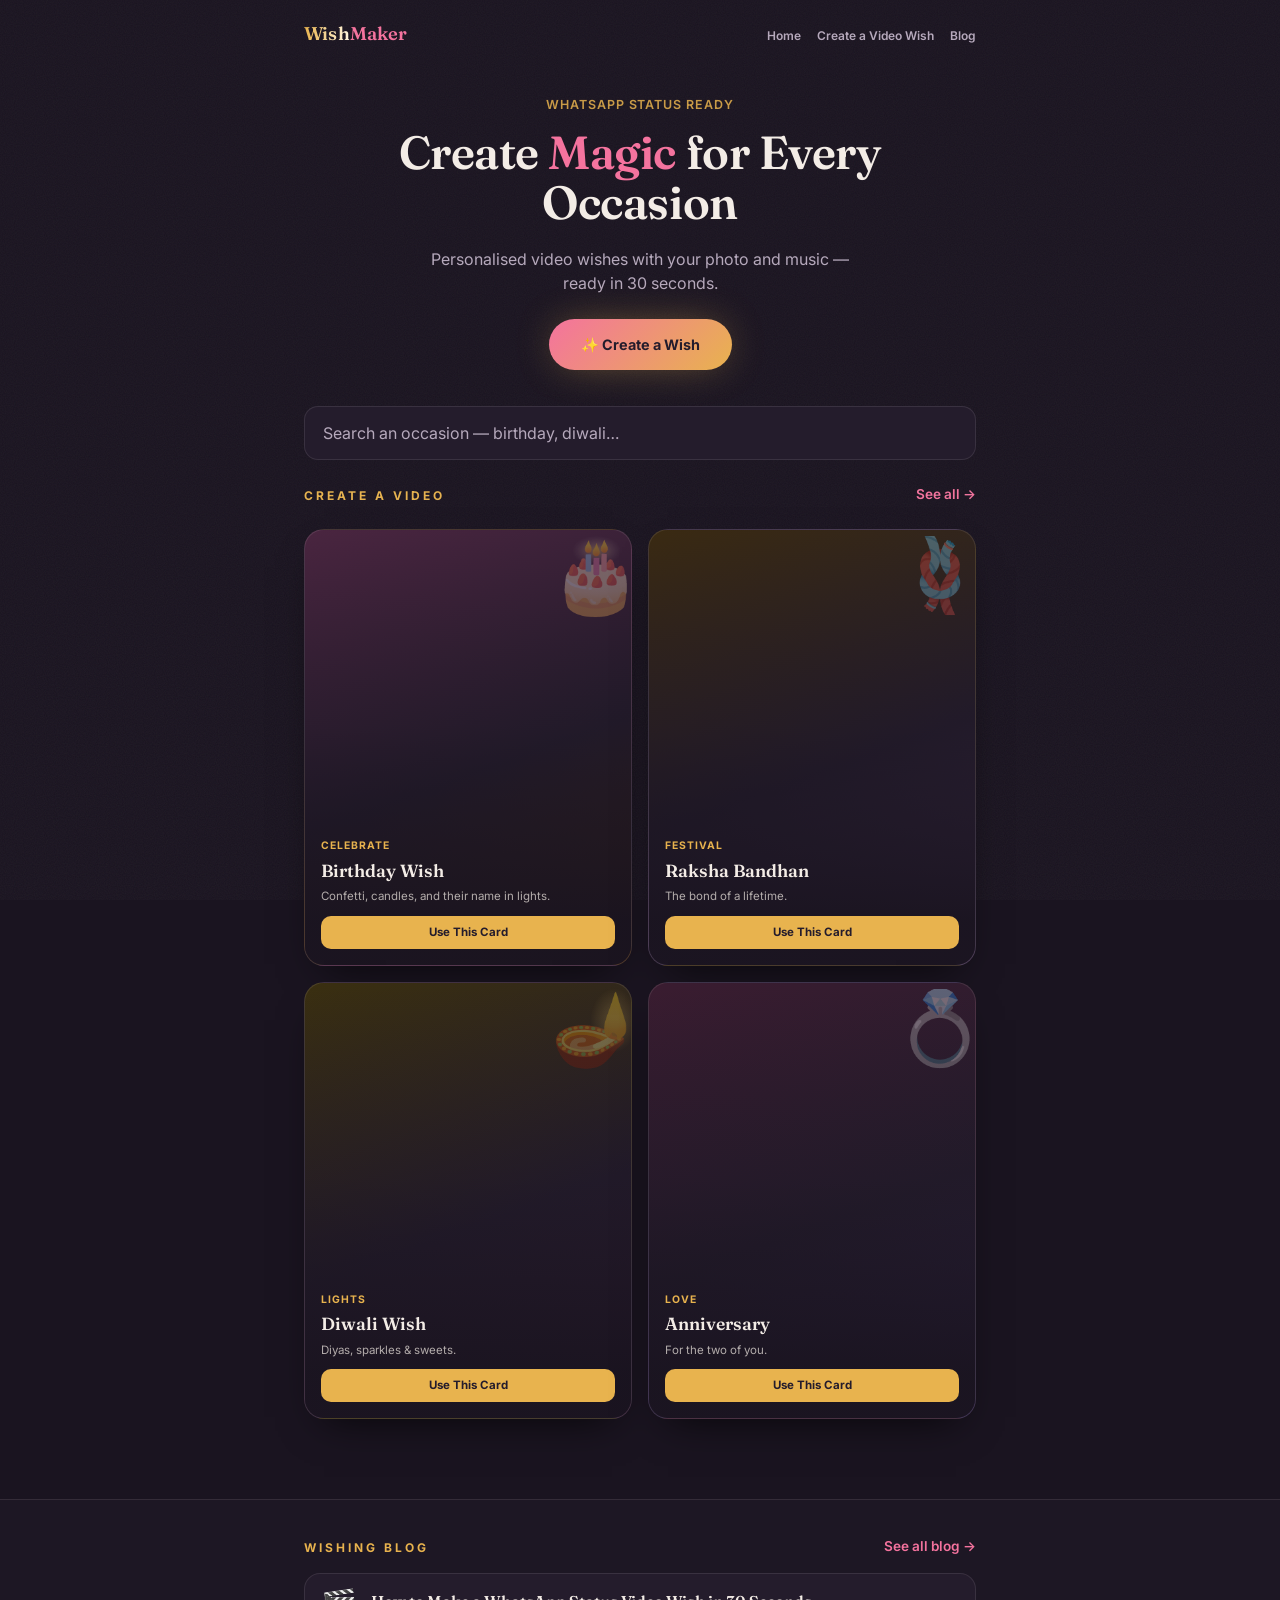
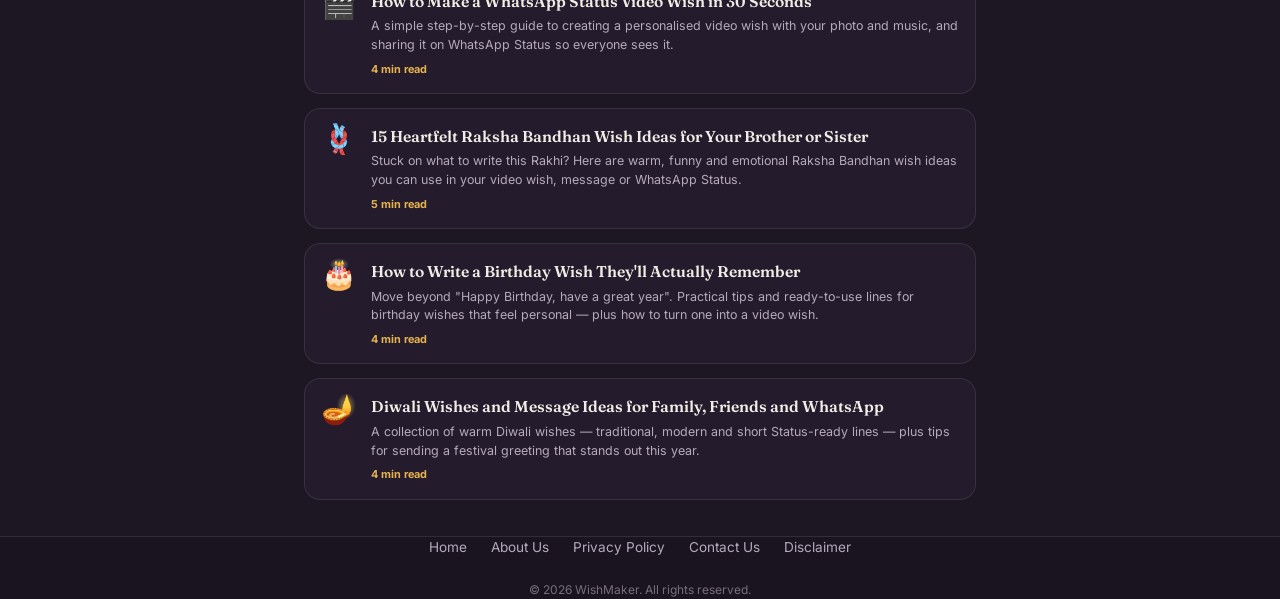
<file: index.html>
<!DOCTYPE html>
<html lang="en">
<head>
<meta charset="UTF-8">
<meta name="viewport" content="width=device-width, initial-scale=1.0">
<title>WishMaker — Video Wishes for WhatsApp Status</title>
<meta name="description" content="Create a personalised video wish with a name, a photo, and music, then share it straight to WhatsApp Status.">
<link rel="preconnect" href="https://fonts.googleapis.com">
<link rel="preconnect" href="https://fonts.gstatic.com" crossorigin>
<link href="https://fonts.googleapis.com/css2?family=Fraunces:opsz,wght@9..144,400;9..144,600;9..144,700&family=Inter:wght@400;500;600;700&display=swap" rel="stylesheet">
<link rel="stylesheet" href="style.css">
</head>
<body>

<div class="grain"></div>

<header class="topbar">
  <div class="wrap topbar-inner">
    <a href="index.html" class="logo"><span class="logo-wish">Wish</span><span class="logo-maker">Maker</span></a>
    <div class="nav-links">
      <a href="#top">Home</a>
      <a href="#categoryDeck" class="primary">Create a Video Wish</a>
      <a href="#blog" class="accent">Blog</a>
    </div>
  </div>
</header>

<main>
  <section class="hero wrap" id="top">
    <p class="eyebrow">WhatsApp Status Ready</p>
    <h1>Create <span class="accent">Magic</span> for Every Occasion</h1>
    <p class="hero-sub">Personalised video wishes with your photo and music — ready in 30 seconds.</p>
    <a href="#categoryDeck" class="cta-btn">✨ Create a Wish</a>
  </section>

  <section class="search-section wrap">
    <div class="search-box">
      <input type="text" id="categorySearch" placeholder="Search an occasion — birthday, diwali…" autocomplete="off">
      <div class="search-suggestions" id="searchSuggestions" hidden></div>
    </div>
  </section>

  <div class="wrap" style="padding-top:16px;">
    <div class="deck-label"><h2>Create a Video</h2><a href="themes.html" class="see-all">See all →</a></div>
  </div>
  <section class="deck wrap" aria-label="Choose an occasion" id="categoryDeck">
    <!-- populated by script below, from category-config.js -->
  </section>

  <section class="blog-band" id="blog">
    <div class="wrap" style="padding-top:36px; padding-bottom:36px;">
      <div class="deck-label"><h2>Wishing Blog</h2><a href="articles.html" class="see-all">See all blog →</a></div>
      <div class="blog-grid" id="blogDeck"></div>
    </div>
  </section>
</main>

<footer class="wrap">
  <nav class="footer-nav">
    <a href="index.html">Home</a>
    <a href="about.html">About Us</a>
    <a href="privacy.html">Privacy Policy</a>
    <a href="contact.html">Contact Us</a>
    <a href="disclaimer.html">Disclaimer</a>
  </nav>
  <p class="footer-copy">© 2026 WishMaker. All rights reserved.</p>
</footer>

<script src="js/articles-data.js"></script>
<script type="module">
  import { categorySettings } from "./js/category-config.js";

  const deck = document.getElementById("categoryDeck");
  const searchInput = document.getElementById("categorySearch");
  const suggestions = document.getElementById("searchSuggestions");

  const categoryEntries = Object.entries(categorySettings);

  // Homepage shows only these 4 — the rest appear on the "See all" page
  // (themes.html). Add/remove keys here to change what's on the homepage.
  const homepageKeys = ["birthday", "rakhi", "diwali", "anniversary"];
  const homepageEntries = categoryEntries.filter(([key]) => homepageKeys.includes(key));

  // Per-category background gradient for the card art. Add a new entry
  // here whenever you add a new category in category-config.js — falls
  // back to a generic purple gradient if a key is missing.
  const categoryGradients = {
    birthday: "linear-gradient(160deg, #4a2540, #241C2C 55%, #3a2416)",
    rakhi: "linear-gradient(160deg, #3a2a12, #241C2C 55%, #3a2a45)",
    diwali: "linear-gradient(160deg, #3a2f10, #241C2C 55%, #2e1c30)",
    anniversary: "linear-gradient(160deg, #3a1c30, #241C2C 55%, #2c2040)",
    independence: "linear-gradient(160deg, #1c3a2e, #241C2C 55%, #3a2416)",
    holi: "linear-gradient(160deg, #3a1c2c, #241C2C 55%, #1c3a2e)",
    newyear: "linear-gradient(160deg, #1c2a3a, #241C2C 55%, #3a2540)",
    wedding: "linear-gradient(160deg, #3a2430, #241C2C 55%, #2e2438)",
  };
  const themeEyebrow = {
    birthday: "Celebrate",
    rakhi: "Festival",
    diwali: "Lights",
    anniversary: "Love",
    independence: "Patriotic",
    holi: "Festival",
    newyear: "Celebrate",
    wedding: "Wedding",
  };
  const defaultGradient = "linear-gradient(160deg, #2e2438, #241C2C 55%, #241C2C)";

  function renderCategoryCard(key, cat) {
    const a = document.createElement("a");
    a.href = `category.html?theme=${key}`;
    a.className = "occasion-card";
    a.style.background = categoryGradients[key] || defaultGradient;
    a.innerHTML = `
      <span class="card-emoji">${cat.icon || "✨"}</span>
      <span class="card-overlay"></span>
      <span class="card-content">
        <span class="card-eyebrow">${themeEyebrow[key] || "Wish"}</span>
        <span class="card-name">${cat.label}</span>
        <span class="card-tagline">${cat.tagline || ""}</span>
        <span class="card-cta">Use This Card</span>
      </span>
    `;
    return a;
  }

  function renderDeck(filterKey) {
    deck.innerHTML = "";
    const entries = filterKey
      ? homepageEntries.filter(([key]) => key === filterKey)
      : homepageEntries;

    if (entries.length === 0) {
      deck.innerHTML = `<p class="no-results">No matching occasion — try another search.</p>`;
      return;
    }
    entries.forEach(([key, cat]) => deck.appendChild(renderCategoryCard(key, cat)));
  }

  renderDeck(null);

  // ---- search with live suggestions (avoids "no results" from typos) ----
  searchInput.addEventListener("input", () => {
    const q = searchInput.value.trim().toLowerCase();
    if (!q) {
      suggestions.hidden = true;
      renderDeck(null);
      return;
    }

    const matches = homepageEntries.filter(([key, cat]) =>
      cat.label.toLowerCase().includes(q) || key.toLowerCase().includes(q)
    );

    if (matches.length === 0) {
      suggestions.hidden = true;
      renderDeck("__none__"); // shows the "no matching occasion" state
      return;
    }

    suggestions.innerHTML = matches.map(([key, cat]) =>
      `<button type="button" class="suggestion-item" data-key="${key}">${cat.icon || ""} ${cat.label}</button>`
    ).join("");
    suggestions.hidden = false;
  });

  suggestions.addEventListener("click", (e) => {
    const btn = e.target.closest(".suggestion-item");
    if (!btn) return;
    const key = btn.dataset.key;
    searchInput.value = categorySettings[key].label;
    suggestions.hidden = true;
    renderDeck(key);
  });

  document.addEventListener("click", (e) => {
    if (!e.target.closest(".search-box")) suggestions.hidden = true;
  });

  // ---- blog preview cards (first 4 from the shared blog data) ----
  const blogArticles = window.ARTICLES.slice(0, 4);
  const blogDeck = document.getElementById("blogDeck");
  blogArticles.forEach(a => {
    const el = document.createElement("a");
    el.href = `article.html?id=${a.id}`;
    el.className = "blog-card";
    el.innerHTML = `
      <span class="blog-emoji">${a.emoji}</span>
      <span>
        <span class="blog-title">${a.title}</span>
        <span class="blog-desc">${a.desc}</span>
        <span class="blog-meta">${a.time}</span>
      </span>
    `;
    blogDeck.appendChild(el);
  });
</script>

</body>
</html>
</file>
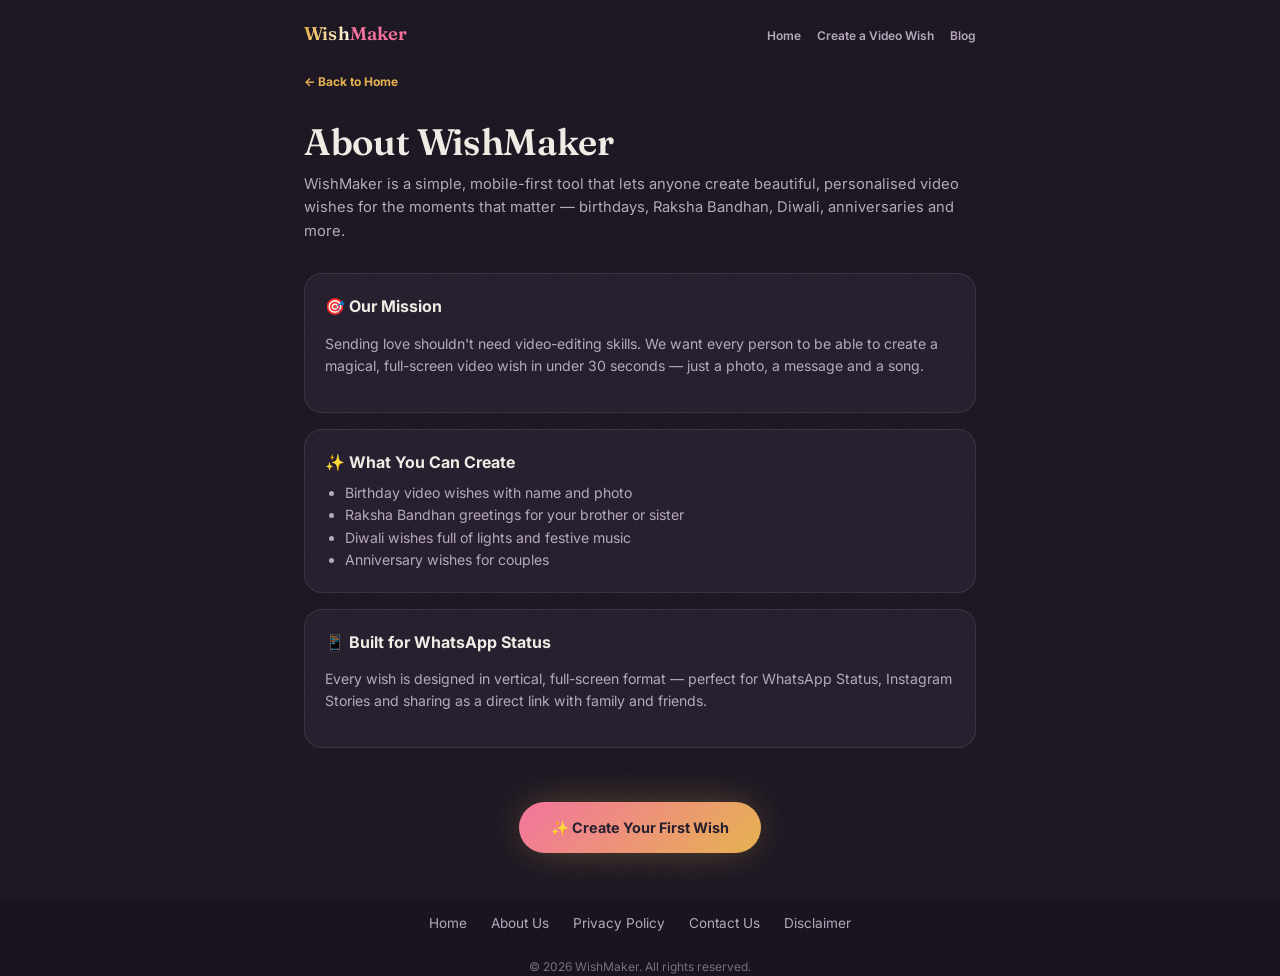
<file: about.html>
<!DOCTYPE html>
<html lang="en">
<head>
<meta charset="UTF-8">
<meta name="viewport" content="width=device-width, initial-scale=1.0">
<title>About Us — WishMaker</title>
<meta name="description" content="WishMaker helps you create personalised video wishes for birthdays, Raksha Bandhan, Diwali and anniversaries — ready for WhatsApp Status in seconds.">
<link rel="preconnect" href="https://fonts.googleapis.com">
<link rel="preconnect" href="https://fonts.gstatic.com" crossorigin>
<link href="https://fonts.googleapis.com/css2?family=Fraunces:opsz,wght@9..144,400;9..144,600;9..144,700&family=Inter:wght@400;500;600;700&display=swap" rel="stylesheet">
<link rel="stylesheet" href="style.css">
</head>
<body>

<div class="grain"></div>

<header class="topbar">
  <div class="wrap topbar-inner">
    <a href="index.html" class="logo"><span class="logo-wish">Wish</span><span class="logo-maker">Maker</span></a>
    <div class="nav-links">
      <a href="index.html">Home</a>
      <a href="index.html#categoryDeck">Create a Video Wish</a>
      <a href="articles.html">Blog</a>
    </div>
  </div>
</header>

<main class="page-main wrap">
  <a href="index.html" class="back-link">← Back to Home</a>

  <h1 class="page-title">About WishMaker</h1>
  <p class="page-lead">
    WishMaker is a simple, mobile-first tool that lets anyone create beautiful,
    personalised video wishes for the moments that matter — birthdays, Raksha
    Bandhan, Diwali, anniversaries and more.
  </p>

  <div class="info-card">
    <h2>🎯 Our Mission</h2>
    <p>
      Sending love shouldn't need video-editing skills. We want every person
      to be able to create a magical, full-screen video wish in under 30
      seconds — just a photo, a message and a song.
    </p>
  </div>

  <div class="info-card">
    <h2>✨ What You Can Create</h2>
    <ul>
      <li>Birthday video wishes with name and photo</li>
      <li>Raksha Bandhan greetings for your brother or sister</li>
      <li>Diwali wishes full of lights and festive music</li>
      <li>Anniversary wishes for couples</li>
    </ul>
  </div>

  <div class="info-card">
    <h2>📱 Built for WhatsApp Status</h2>
    <p>
      Every wish is designed in vertical, full-screen format — perfect for
      WhatsApp Status, Instagram Stories and sharing as a direct link with
      family and friends.
    </p>
  </div>

  <div class="mid-cta">
    <a href="index.html#categoryDeck" class="cta-btn">✨ Create Your First Wish</a>
  </div>
</main>

<footer class="wrap">
  <nav class="footer-nav">
    <a href="index.html">Home</a>
    <a href="about.html">About Us</a>
    <a href="privacy.html">Privacy Policy</a>
    <a href="contact.html">Contact Us</a>
    <a href="disclaimer.html">Disclaimer</a>
  </nav>
  <p class="footer-copy">© 2026 WishMaker. All rights reserved.</p>
</footer>

</body>
</html>
</file>
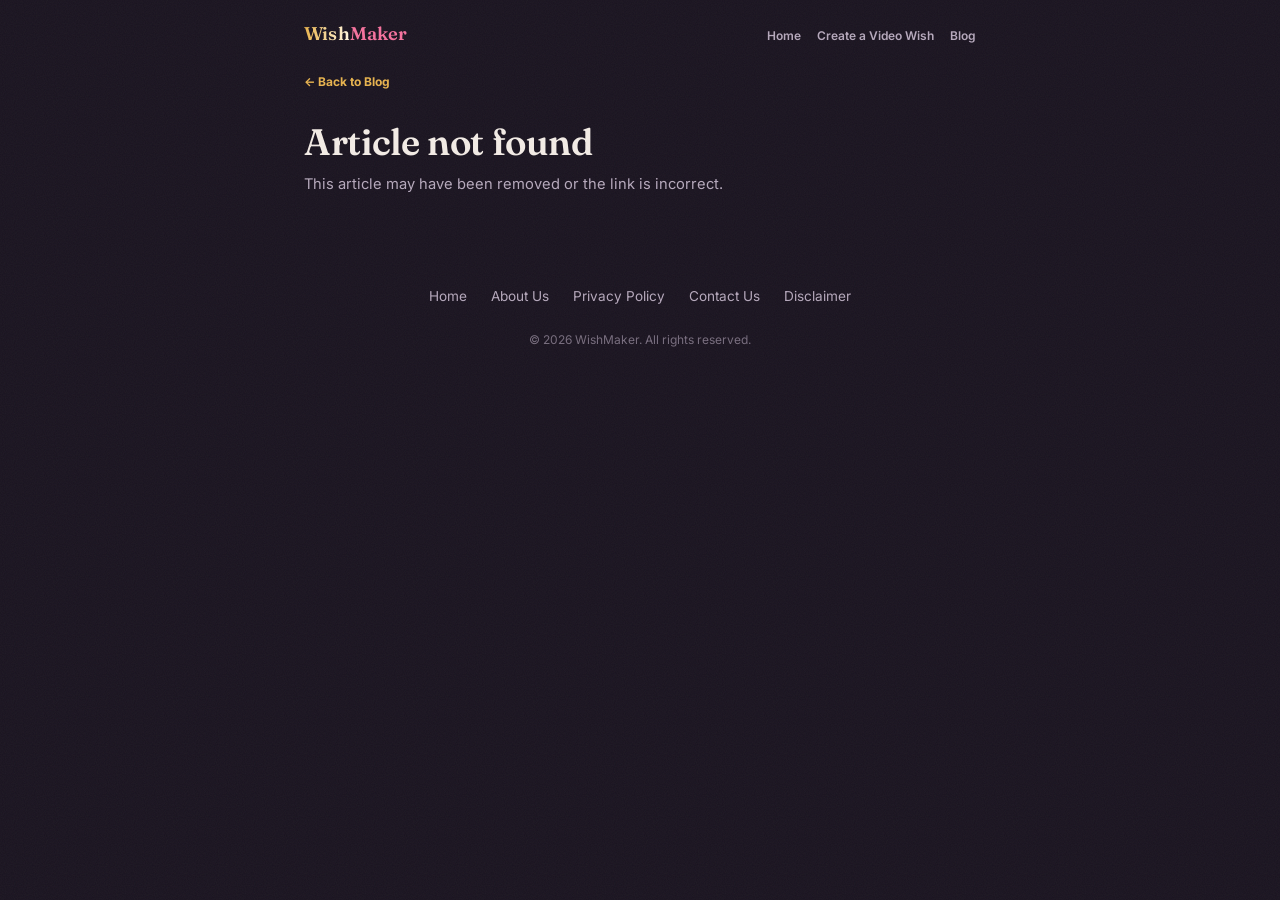
<file: article.html>
<!DOCTYPE html>
<html lang="en">
<head>
<meta charset="UTF-8">
<meta name="viewport" content="width=device-width, initial-scale=1.0">
<title id="pageTitle">Article — WishMaker</title>
<link rel="preconnect" href="https://fonts.googleapis.com">
<link rel="preconnect" href="https://fonts.gstatic.com" crossorigin>
<link href="https://fonts.googleapis.com/css2?family=Fraunces:opsz,wght@9..144,400;9..144,600;9..144,700&family=Inter:wght@400;500;600;700&display=swap" rel="stylesheet">
<link rel="stylesheet" href="style.css">
<style>
  .article-body{ color: var(--ink-dim); font-size: 0.95rem; line-height: 1.7; }
  .article-body p{ margin: 0 0 16px; }
  .article-body code{ background: rgba(0,0,0,0.25); padding: 2px 6px; border-radius: 6px; font-size: 0.85em; }
  .article-meta{ display:flex; align-items:center; gap:10px; margin: 0 0 6px; }
  .article-emoji{ font-size: 2rem; }
</style>
</head>
<body>

<div class="grain"></div>

<header class="topbar">
  <div class="wrap topbar-inner">
    <a href="index.html" class="logo"><span class="logo-wish">Wish</span><span class="logo-maker">Maker</span></a>
    <div class="nav-links">
      <a href="index.html">Home</a>
      <a href="index.html#categoryDeck">Create a Video Wish</a>
      <a href="articles.html">Blog</a>
    </div>
  </div>
</header>

<main class="page-main wrap" id="articleRoot">
  <a href="articles.html" class="back-link">← Back to Blog</a>
  <p>Loading…</p>
</main>

<footer class="wrap">
  <nav class="footer-nav">
    <a href="index.html">Home</a>
    <a href="about.html">About Us</a>
    <a href="privacy.html">Privacy Policy</a>
    <a href="contact.html">Contact Us</a>
    <a href="disclaimer.html">Disclaimer</a>
  </nav>
  <p class="footer-copy">© 2026 WishMaker. All rights reserved.</p>
</footer>

<script src="js/articles-data.js"></script>
<script>
  const params = new URLSearchParams(window.location.search);
  const id = Number(params.get("id"));
  const article = window.ARTICLES.find(a => a.id === id);
  const root = document.getElementById("articleRoot");

  if (!article) {
    root.innerHTML = `
      <a href="articles.html" class="back-link">← Back to Blog</a>
      <h1 class="page-title">Article not found</h1>
      <p class="page-lead">This article may have been removed or the link is incorrect.</p>
    `;
  } else {
    document.getElementById("pageTitle").textContent = article.title + " — WishMaker";
    root.innerHTML = `
      <a href="articles.html" class="back-link">← Back to Blog</a>
      <div class="article-meta" style="margin-top:22px;">
        <span class="article-emoji">${article.emoji}</span>
        <span class="page-updated" style="margin:0;">${article.time}</span>
      </div>
      <h1 class="page-title" style="margin-top:8px;">${article.title}</h1>
      <div class="article-body">${window.getArticleBody(article)}</div>
      <div class="mid-cta">
        <a href="index.html#categoryDeck" class="cta-btn">✨ Create a Wish</a>
      </div>
    `;
  }
</script>

</body>
</html>
</file>
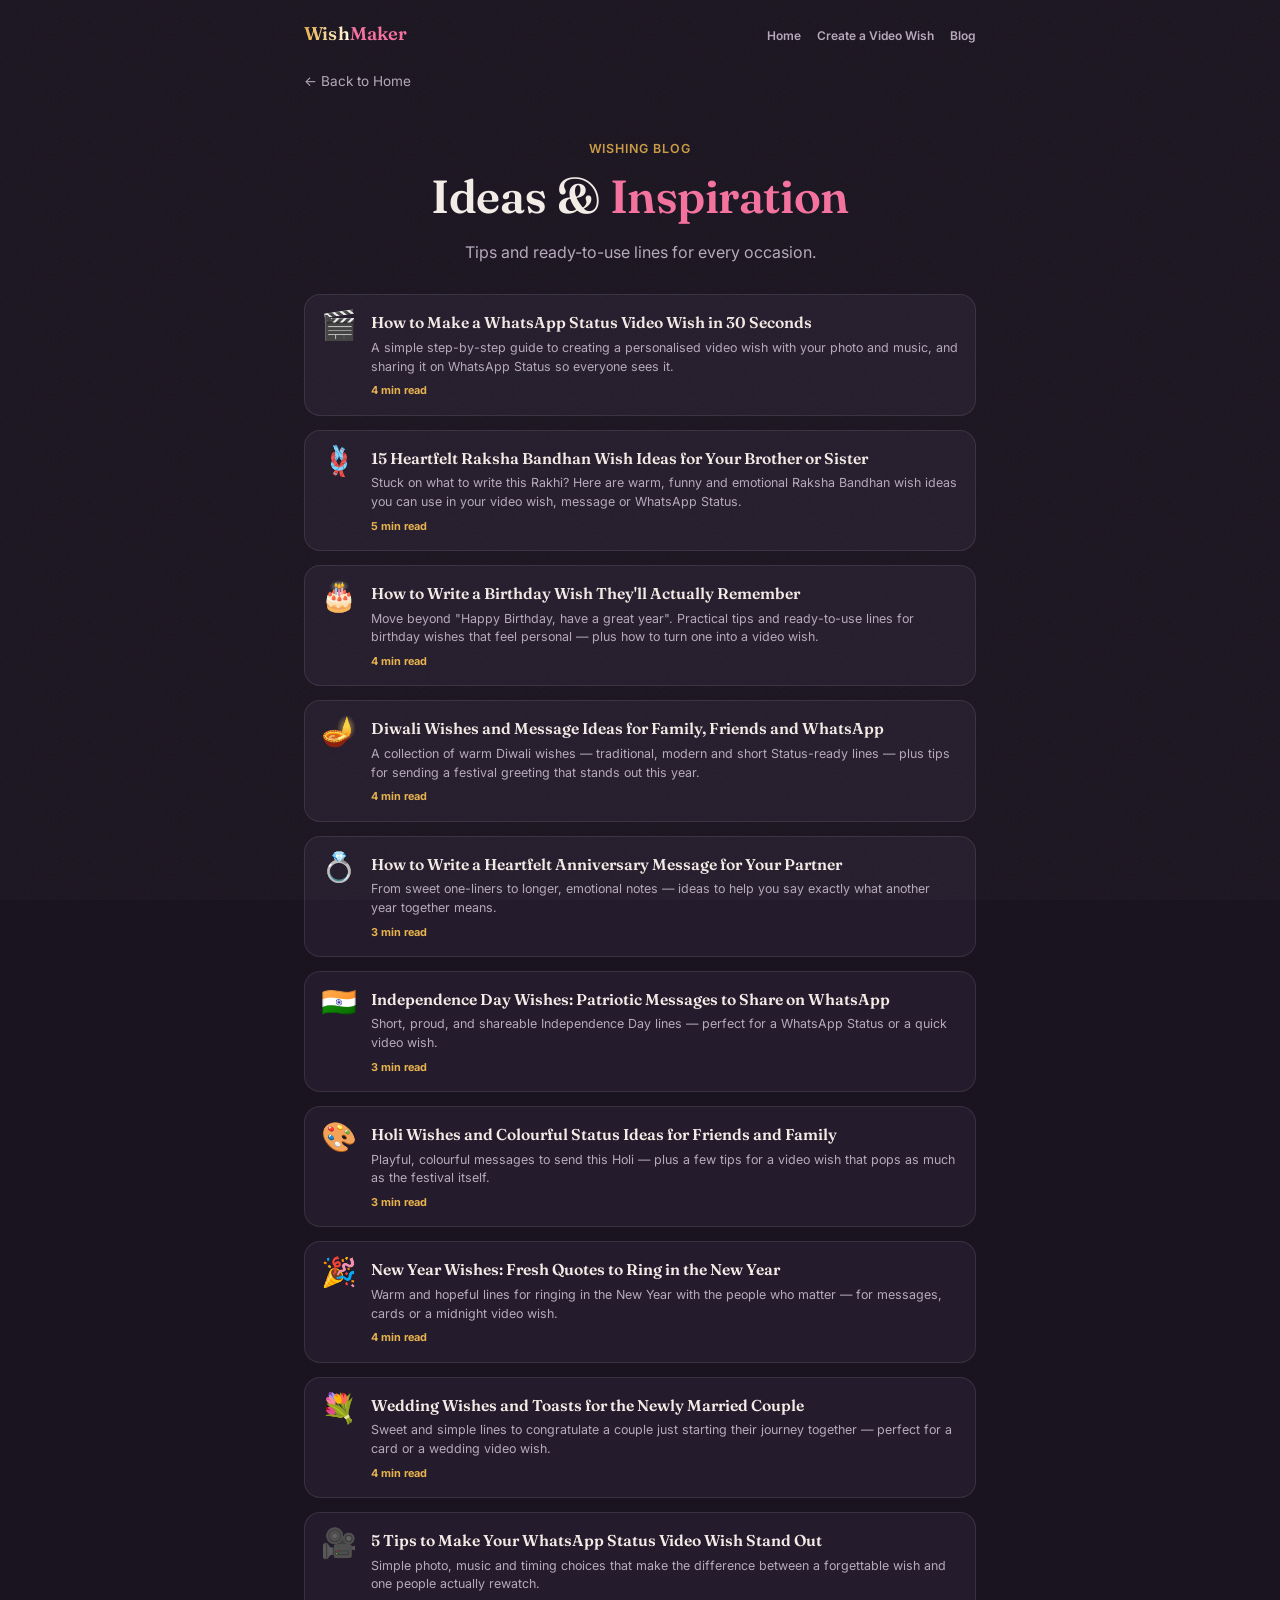
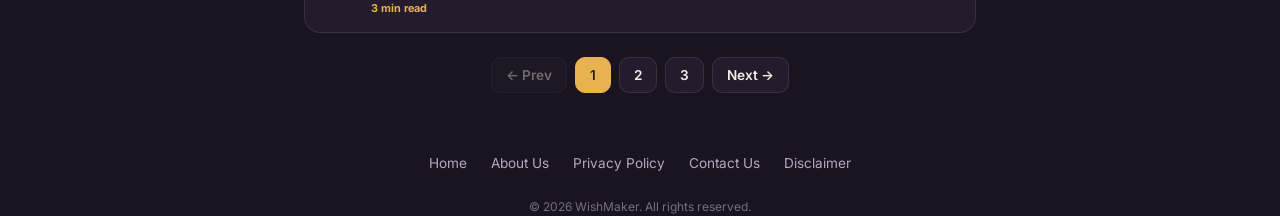
<file: articles.html>
<!DOCTYPE html>
<html lang="en">
<head>
<meta charset="UTF-8">
<meta name="viewport" content="width=device-width, initial-scale=1.0">
<title>Wishing Blog — WishMaker</title>
<meta name="description" content="Tips and ideas for writing heartfelt video wishes for birthdays, Raksha Bandhan, Diwali and more.">
<link rel="preconnect" href="https://fonts.googleapis.com">
<link rel="preconnect" href="https://fonts.gstatic.com" crossorigin>
<link href="https://fonts.googleapis.com/css2?family=Fraunces:opsz,wght@9..144,400;9..144,600;9..144,700&family=Inter:wght@400;500;600;700&display=swap" rel="stylesheet">
<link rel="stylesheet" href="style.css">
</head>
<body>

<div class="grain"></div>

<header class="topbar">
  <div class="wrap topbar-inner">
    <a href="index.html" class="logo"><span class="logo-wish">Wish</span><span class="logo-maker">Maker</span></a>
    <div class="nav-links">
      <a href="index.html">Home</a>
      <a href="index.html#categoryDeck">Create a Video Wish</a>
      <a href="articles.html">Blog</a>
    </div>
  </div>
</header>

<main>
  <div class="wrap" style="padding-top:20px;">
    <a href="index.html" style="color:var(--ink-dim); text-decoration:none; font-size:0.85rem;">← Back to Home</a>
  </div>
  <section class="hero wrap" style="padding-bottom:0;">
    <p class="eyebrow">Wishing Blog</p>
    <h1>Ideas &amp; <span class="accent">Inspiration</span></h1>
    <p class="hero-sub">Tips and ready-to-use lines for every occasion.</p>
  </section>

  <section class="wrap" style="padding-top:30px;padding-bottom:60px;">
    <div class="blog-grid" id="blogDeck"></div>
    <div class="pagination" id="pagination"></div>
  </section>
</main>

<footer class="wrap">
  <nav class="footer-nav">
    <a href="index.html">Home</a>
    <a href="about.html">About Us</a>
    <a href="privacy.html">Privacy Policy</a>
    <a href="contact.html">Contact Us</a>
    <a href="disclaimer.html">Disclaimer</a>
  </nav>
  <p class="footer-copy">© 2026 WishMaker. All rights reserved.</p>
</footer>

<script src="js/articles-data.js"></script>
<script>
  // POSTS_PER_PAGE controls how many show per page (10 → 3 pages total).
  const POSTS_PER_PAGE = 10;
  const articles = window.ARTICLES;

  const totalPages = Math.ceil(articles.length / POSTS_PER_PAGE);
  const deck = document.getElementById("blogDeck");
  const pagination = document.getElementById("pagination");

  function renderPage(page) {
    deck.innerHTML = "";
    const start = (page - 1) * POSTS_PER_PAGE;
    const pageItems = articles.slice(start, start + POSTS_PER_PAGE);

    pageItems.forEach(a => {
      const el = document.createElement("a");
      el.href = `article.html?id=${a.id}`;
      el.className = "blog-card";
      el.innerHTML = `
        <span class="blog-emoji">${a.emoji}</span>
        <span>
          <span class="blog-title">${a.title}</span>
          <span class="blog-desc">${a.desc}</span>
          <span class="blog-meta">${a.time}</span>
        </span>
      `;
      deck.appendChild(el);
    });

    renderPagination(page);
    window.scrollTo({ top: 0, behavior: "smooth" });
  }

  function renderPagination(page) {
    pagination.innerHTML = "";

    const prevBtn = document.createElement("button");
    prevBtn.textContent = "← Prev";
    prevBtn.disabled = page === 1;
    prevBtn.addEventListener("click", () => renderPage(page - 1));
    pagination.appendChild(prevBtn);

    for (let i = 1; i <= totalPages; i++) {
      const btn = document.createElement("button");
      btn.textContent = i;
      btn.className = "page-num" + (i === page ? " active" : "");
      btn.addEventListener("click", () => renderPage(i));
      pagination.appendChild(btn);
    }

    const nextBtn = document.createElement("button");
    nextBtn.textContent = "Next →";
    nextBtn.disabled = page === totalPages;
    nextBtn.addEventListener("click", () => renderPage(page + 1));
    pagination.appendChild(nextBtn);
  }

  renderPage(1);
</script>

</body>
</html>
</file>
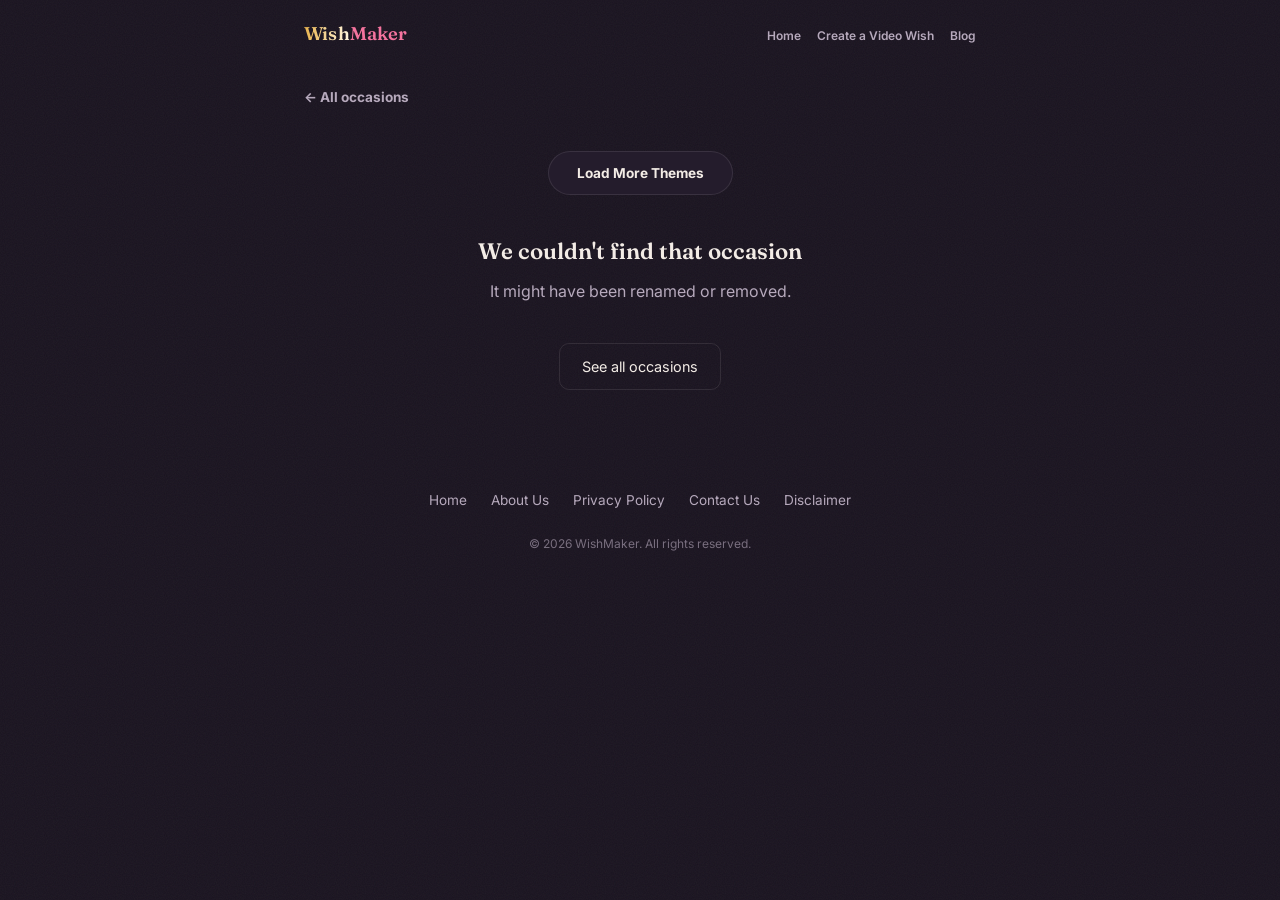
<file: category.html>
<!DOCTYPE html>
<html lang="en">
<head>
<meta charset="UTF-8">
<meta name="viewport" content="width=device-width, initial-scale=1.0">
<title>Choose a Theme — WishMaker</title>
<link rel="preconnect" href="https://fonts.googleapis.com">
<link rel="preconnect" href="https://fonts.gstatic.com" crossorigin>
<link href="https://fonts.googleapis.com/css2?family=Fraunces:opsz,wght@9..144,400;9..144,600;9..144,700&family=Inter:wght@400;500;600;700&display=swap" rel="stylesheet">
<link rel="stylesheet" href="style.css">
<link rel="stylesheet" href="category.css">
</head>
<body>

<div class="grain"></div>

<header class="topbar">
  <div class="wrap topbar-inner">
    <a href="index.html" class="logo"><span class="logo-wish">Wish</span><span class="logo-maker">Maker</span></a>
    <div class="nav-links">
      <a href="index.html">Home</a>
      <a href="index.html#categoryDeck">Create a Video Wish</a>
      <a href="articles.html">Blog</a>
    </div>
  </div>
</header>

<main class="wrap category-wrap">

  <a href="index.html" class="back-link">← All occasions</a>

  <h1 id="categoryTitle">Choose a Theme</h1>

  <div class="design-grid" id="designList">
    <!-- populated by script below -->
  </div>

  <button class="load-more-btn" id="loadMoreBtn" hidden>Load More Themes</button>

  <div class="error-state" id="errorState" hidden>
    <h1>We couldn't find that occasion</h1>
    <p class="hero-sub">It might have been renamed or removed.</p>
    <a href="index.html" class="btn-secondary">See all occasions</a>
  </div>

</main>

<!-- Fullscreen preview modal (9:16) -->
<div class="preview-modal" id="previewModal" hidden>
  <button class="preview-close" id="previewClose" aria-label="Close preview">✕</button>
  <video class="preview-modal-video" id="previewModalVideo" playsinline controls></video>
</div>

<footer class="wrap">
  <nav class="footer-nav">
    <a href="index.html">Home</a>
    <a href="about.html">About Us</a>
    <a href="privacy.html">Privacy Policy</a>
    <a href="contact.html">Contact Us</a>
    <a href="disclaimer.html">Disclaimer</a>
  </nav>
  <p class="footer-copy">© 2026 WishMaker. All rights reserved.</p>
</footer>

<script type="module">
  import { categorySettings } from "./js/category-config.js";

  // First batch shows 8 (4 rows of 2). Every "Load More" click after that
  // reveals 4 more, until all themes for this occasion are shown.
  const INITIAL_COUNT = 8;
  const LOAD_MORE_COUNT = 4;

  const params = new URLSearchParams(window.location.search);
  const themeKey = params.get("theme");
  const category = categorySettings[themeKey];

  const els = {
    title: document.getElementById("categoryTitle"),
    list: document.getElementById("designList"),
    loadMoreBtn: document.getElementById("loadMoreBtn"),
    errorState: document.getElementById("errorState"),
  };

  const modal = document.getElementById("previewModal");
  const modalVideo = document.getElementById("previewModalVideo");
  const modalClose = document.getElementById("previewClose");

  // Track whether WE added an extra history entry for the open preview,
  // so the phone/browser back button closes the preview first (staying on
  // this category page) instead of jumping straight to the previous page.
  let modalHistoryPushed = false;

  function openPreview(src) {
    modalVideo.src = src;
    modal.hidden = false;
    document.body.style.overflow = "hidden";
    modalVideo.play().catch(() => {});
    history.pushState({ wishmakerPreview: true }, "", location.href);
    modalHistoryPushed = true;
  }
  function closePreview(fromBackButton) {
    modal.hidden = true;
    modalVideo.pause();
    modalVideo.removeAttribute("src");
    modalVideo.load();
    document.body.style.overflow = "";
    if (modalHistoryPushed) {
      modalHistoryPushed = false;
      if (!fromBackButton) history.back(); // clean up the extra entry we added
    }
  }
  modalClose.addEventListener("click", () => closePreview(false));
  modal.addEventListener("click", (e) => { if (e.target === modal) closePreview(false); });
  window.addEventListener("popstate", () => {
    if (!modal.hidden) closePreview(true);
  });

  let visibleCount = INITIAL_COUNT;

  function renderCard(design) {
    const card = document.createElement("div");
    card.className = "design-card";

    const previewHtml = design.previewVideo
      ? `
        <div class="design-preview-wrap">
          <video class="design-preview" src="${design.previewVideo}" muted loop playsinline preload="metadata"></video>
          <button class="play-btn" aria-label="Play preview" data-src="${design.previewVideo}">▶</button>
        </div>`
      : `<div class="design-preview-wrap design-preview--placeholder">Preview coming soon</div>`;

    card.innerHTML = `
      ${previewHtml}
      <div class="design-info">
        <p class="design-name">${design.name}</p>
        <a class="try-btn" href="create.html?theme=${themeKey}&design=${design.id}">Use This Theme</a>
        ${design.article ? `<a class="article-link" href="article.html?theme=${themeKey}&design=${design.id}">How to use this theme</a>` : ""}
      </div>
    `;

    const playBtn = card.querySelector(".play-btn");
    if (playBtn) {
      playBtn.addEventListener("click", () => openPreview(playBtn.dataset.src));
    }
    // tapping the thumbnail itself also opens the fullscreen preview
    const thumb = card.querySelector(".design-preview");
    if (thumb) {
      thumb.addEventListener("click", () => openPreview(design.previewVideo));
    }

    return card;
  }

  function renderList() {
    els.list.innerHTML = "";
    const toShow = category.designs.slice(0, visibleCount);
    toShow.forEach((design) => els.list.appendChild(renderCard(design)));

    if (visibleCount < category.designs.length) {
      els.loadMoreBtn.hidden = false;
    } else {
      els.loadMoreBtn.hidden = true;
    }
  }

  els.loadMoreBtn.addEventListener("click", () => {
    visibleCount += LOAD_MORE_COUNT;
    renderList();
  });

  if (!category) {
    els.title.hidden = true;
    els.errorState.hidden = false;
  } else {
    els.title.textContent = `${category.icon || ""} ${category.label}`;
    document.title = `${category.label} — WishMaker`;
    renderList();
  }
</script>

</body>
</html>
</file>
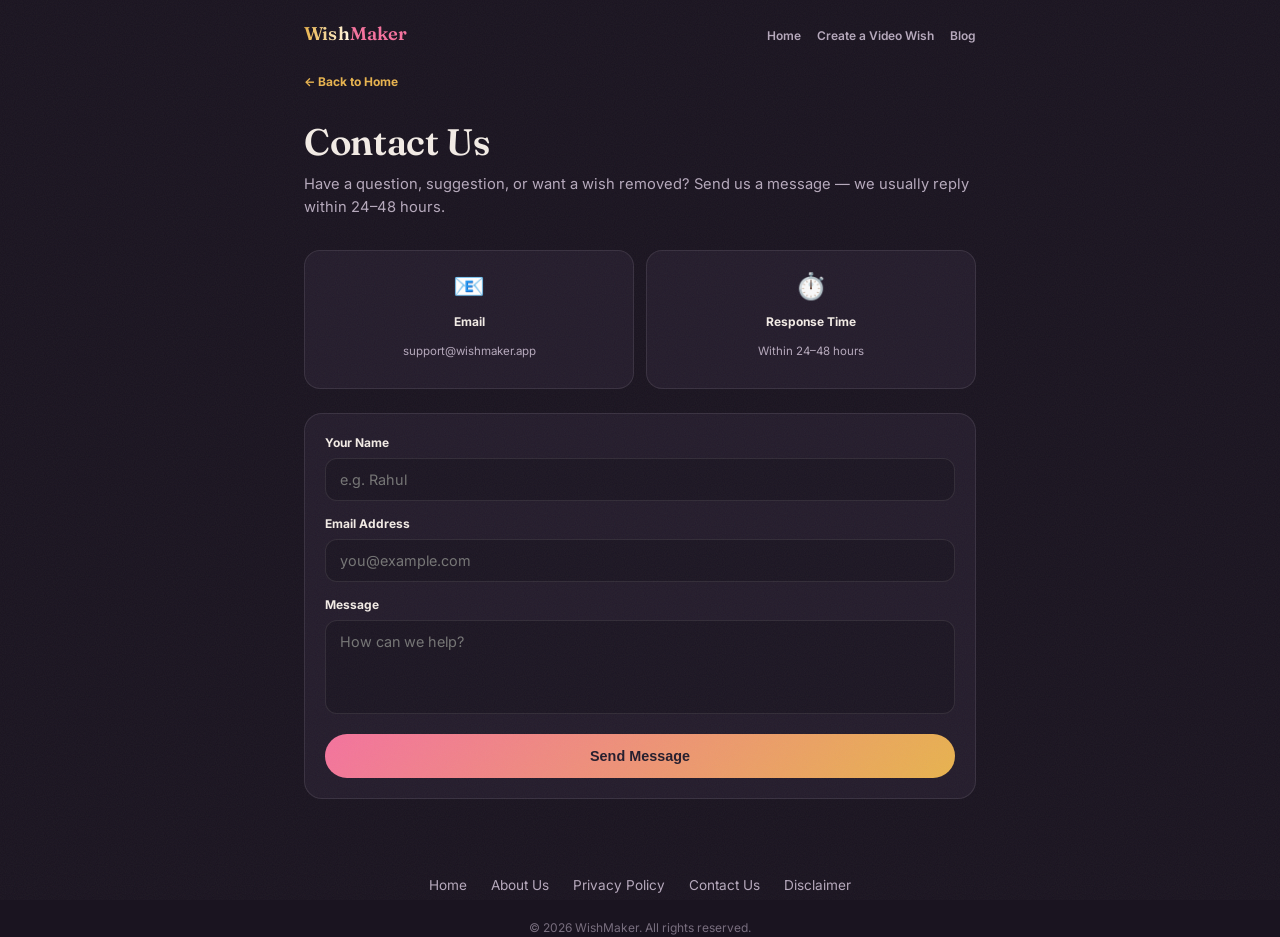
<file: contact.html>
<!DOCTYPE html>
<html lang="en">
<head>
<meta charset="UTF-8">
<meta name="viewport" content="width=device-width, initial-scale=1.0">
<title>Contact Us — WishMaker</title>
<meta name="description" content="Questions, feedback or content removal requests? Contact the WishMaker team — we usually reply within 24–48 hours.">
<link rel="preconnect" href="https://fonts.googleapis.com">
<link rel="preconnect" href="https://fonts.gstatic.com" crossorigin>
<link href="https://fonts.googleapis.com/css2?family=Fraunces:opsz,wght@9..144,400;9..144,600;9..144,700&family=Inter:wght@400;500;600;700&display=swap" rel="stylesheet">
<link rel="stylesheet" href="style.css">
</head>
<body>

<div class="grain"></div>

<header class="topbar">
  <div class="wrap topbar-inner">
    <a href="index.html" class="logo"><span class="logo-wish">Wish</span><span class="logo-maker">Maker</span></a>
    <div class="nav-links">
      <a href="index.html">Home</a>
      <a href="index.html#categoryDeck">Create a Video Wish</a>
      <a href="articles.html">Blog</a>
    </div>
  </div>
</header>

<main class="page-main wrap">
  <a href="index.html" class="back-link">← Back to Home</a>

  <h1 class="page-title">Contact Us</h1>
  <p class="page-lead">
    Have a question, suggestion, or want a wish removed? Send us a message —
    we usually reply within 24–48 hours.
  </p>

  <div class="info-grid">
    <div class="info-tile">
      <div class="tile-emoji">📧</div>
      <p class="tile-label">Email</p>
      <p class="tile-value">support@wishmaker.app</p>
      <!-- ⬅️ CHANGE this to your real support email -->
    </div>
    <div class="info-tile">
      <div class="tile-emoji">⏱️</div>
      <p class="tile-label">Response Time</p>
      <p class="tile-value">Within 24–48 hours</p>
    </div>
  </div>

  <form class="info-card contact-form" id="contactForm">
    <div>
      <label for="cName">Your Name</label>
      <input id="cName" type="text" placeholder="e.g. Rahul">
    </div>
    <div>
      <label for="cEmail">Email Address</label>
      <input id="cEmail" type="email" placeholder="you@example.com">
    </div>
    <div>
      <label for="cMessage">Message</label>
      <textarea id="cMessage" rows="4" placeholder="How can we help?"></textarea>
    </div>
    <button type="submit">Send Message</button>
  </form>
</main>

<footer class="wrap">
  <nav class="footer-nav">
    <a href="index.html">Home</a>
    <a href="about.html">About Us</a>
    <a href="privacy.html">Privacy Policy</a>
    <a href="contact.html">Contact Us</a>
    <a href="disclaimer.html">Disclaimer</a>
  </nav>
  <p class="footer-copy">© 2026 WishMaker. All rights reserved.</p>
</footer>

<script>
  // No backend needed — this opens the visitor's email app with the
  // message pre-filled. Change the address below to your real inbox.
  const SUPPORT_EMAIL = "support@wishmaker.app"; // ⬅️ CHANGE THIS

  document.getElementById("contactForm").addEventListener("submit", (e) => {
    e.preventDefault();
    const name = document.getElementById("cName").value.trim();
    const email = document.getElementById("cEmail").value.trim();
    const message = document.getElementById("cMessage").value.trim();

    if (!name || !email || !message) {
      alert("Please fill all fields");
      return;
    }

    const subject = encodeURIComponent(`WishMaker Contact — ${name}`);
    const body = encodeURIComponent(`${message}\n\n— ${name} (${email})`);
    window.location.href = `mailto:${SUPPORT_EMAIL}?subject=${subject}&body=${body}`;
  });
</script>

</body>
</html>
</file>
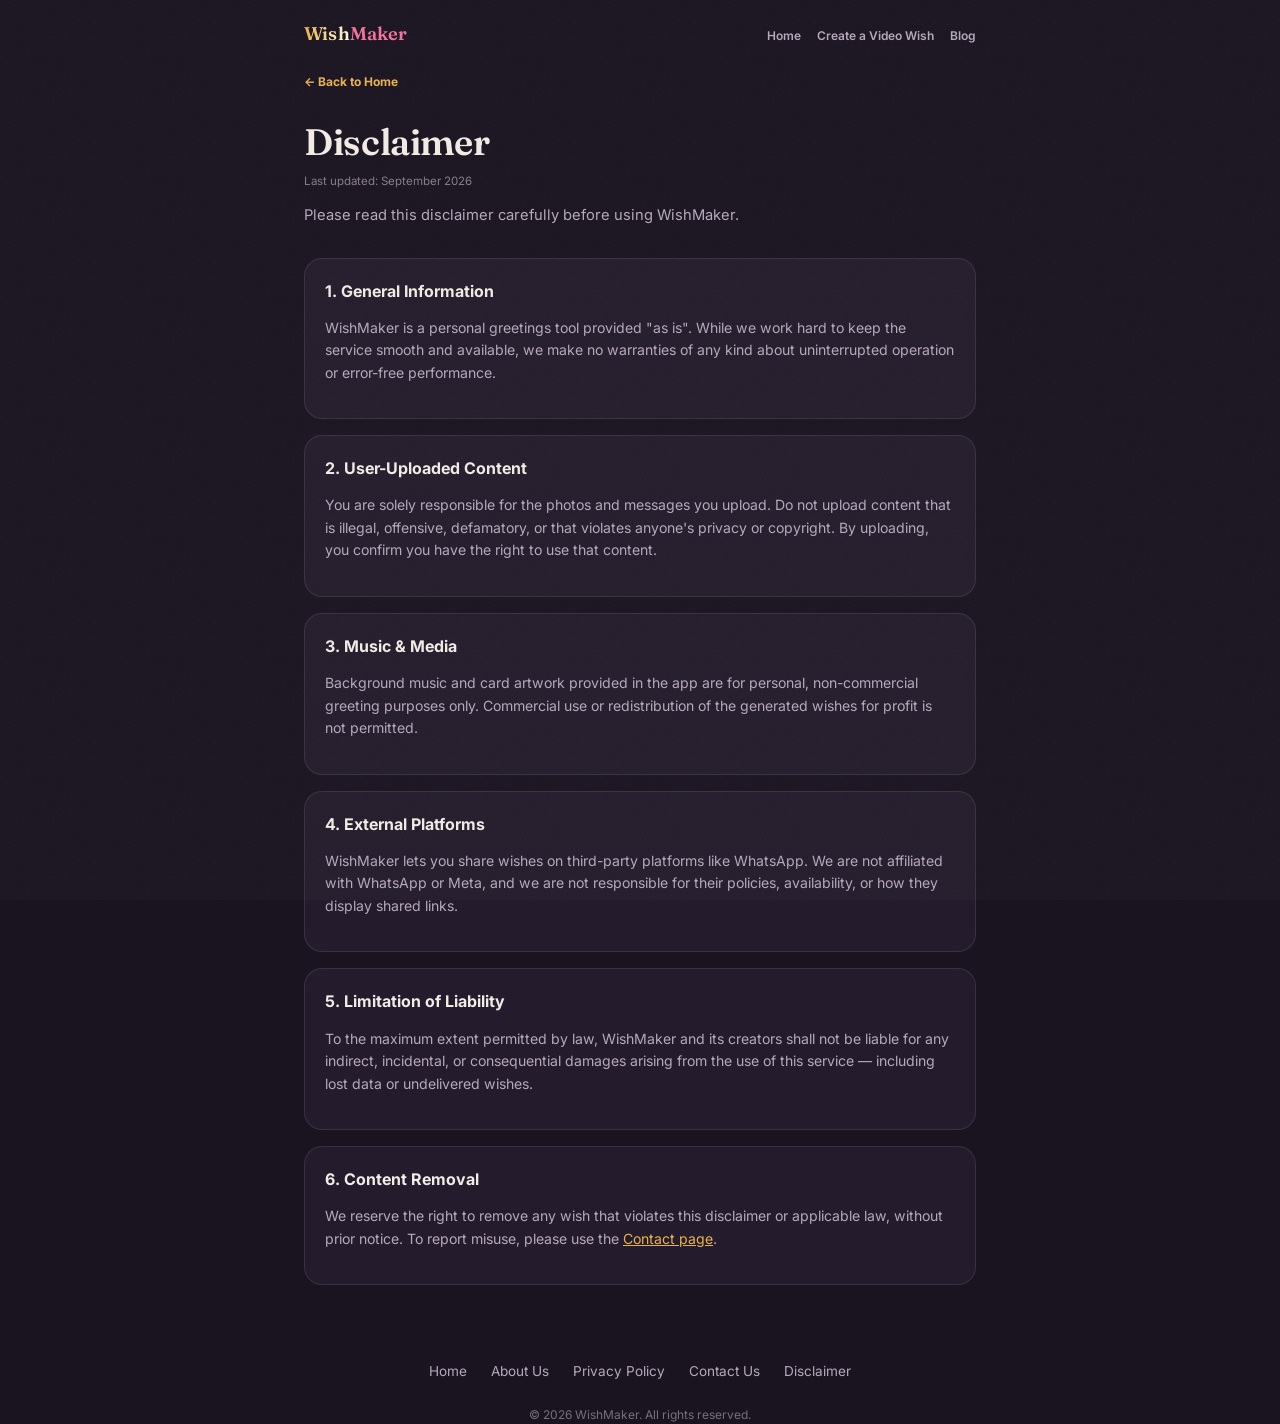
<file: disclaimer.html>
<!DOCTYPE html>
<html lang="en">
<head>
<meta charset="UTF-8">
<meta name="viewport" content="width=device-width, initial-scale=1.0">
<title>Disclaimer — WishMaker</title>
<meta name="description" content="WishMaker disclaimer: user-uploaded content responsibility, music usage, external links and limitation of liability.">
<link rel="preconnect" href="https://fonts.googleapis.com">
<link rel="preconnect" href="https://fonts.gstatic.com" crossorigin>
<link href="https://fonts.googleapis.com/css2?family=Fraunces:opsz,wght@9..144,400;9..144,600;9..144,700&family=Inter:wght@400;500;600;700&display=swap" rel="stylesheet">
<link rel="stylesheet" href="style.css">
</head>
<body>

<div class="grain"></div>

<header class="topbar">
  <div class="wrap topbar-inner">
    <a href="index.html" class="logo"><span class="logo-wish">Wish</span><span class="logo-maker">Maker</span></a>
    <div class="nav-links">
      <a href="index.html">Home</a>
      <a href="index.html#categoryDeck">Create a Video Wish</a>
      <a href="articles.html">Blog</a>
    </div>
  </div>
</header>

<main class="page-main wrap">
  <a href="index.html" class="back-link">← Back to Home</a>

  <h1 class="page-title">Disclaimer</h1>
  <p class="page-updated">Last updated: September 2026</p>
  <p class="page-lead">Please read this disclaimer carefully before using WishMaker.</p>

  <div class="info-card">
    <h2>1. General Information</h2>
    <p>WishMaker is a personal greetings tool provided "as is". While we work hard to keep the service smooth and available, we make no warranties of any kind about uninterrupted operation or error-free performance.</p>
  </div>

  <div class="info-card">
    <h2>2. User-Uploaded Content</h2>
    <p>You are solely responsible for the photos and messages you upload. Do not upload content that is illegal, offensive, defamatory, or that violates anyone's privacy or copyright. By uploading, you confirm you have the right to use that content.</p>
  </div>

  <div class="info-card">
    <h2>3. Music &amp; Media</h2>
    <p>Background music and card artwork provided in the app are for personal, non-commercial greeting purposes only. Commercial use or redistribution of the generated wishes for profit is not permitted.</p>
  </div>

  <div class="info-card">
    <h2>4. External Platforms</h2>
    <p>WishMaker lets you share wishes on third-party platforms like WhatsApp. We are not affiliated with WhatsApp or Meta, and we are not responsible for their policies, availability, or how they display shared links.</p>
  </div>

  <div class="info-card">
    <h2>5. Limitation of Liability</h2>
    <p>To the maximum extent permitted by law, WishMaker and its creators shall not be liable for any indirect, incidental, or consequential damages arising from the use of this service — including lost data or undelivered wishes.</p>
  </div>

  <div class="info-card">
    <h2>6. Content Removal</h2>
    <p>We reserve the right to remove any wish that violates this disclaimer or applicable law, without prior notice. To report misuse, please use the <a href="contact.html" style="color:var(--gold);">Contact page</a>.</p>
  </div>
</main>

<footer class="wrap">
  <nav class="footer-nav">
    <a href="index.html">Home</a>
    <a href="about.html">About Us</a>
    <a href="privacy.html">Privacy Policy</a>
    <a href="contact.html">Contact Us</a>
    <a href="disclaimer.html">Disclaimer</a>
  </nav>
  <p class="footer-copy">© 2026 WishMaker. All rights reserved.</p>
</footer>

</body>
</html>
</file>
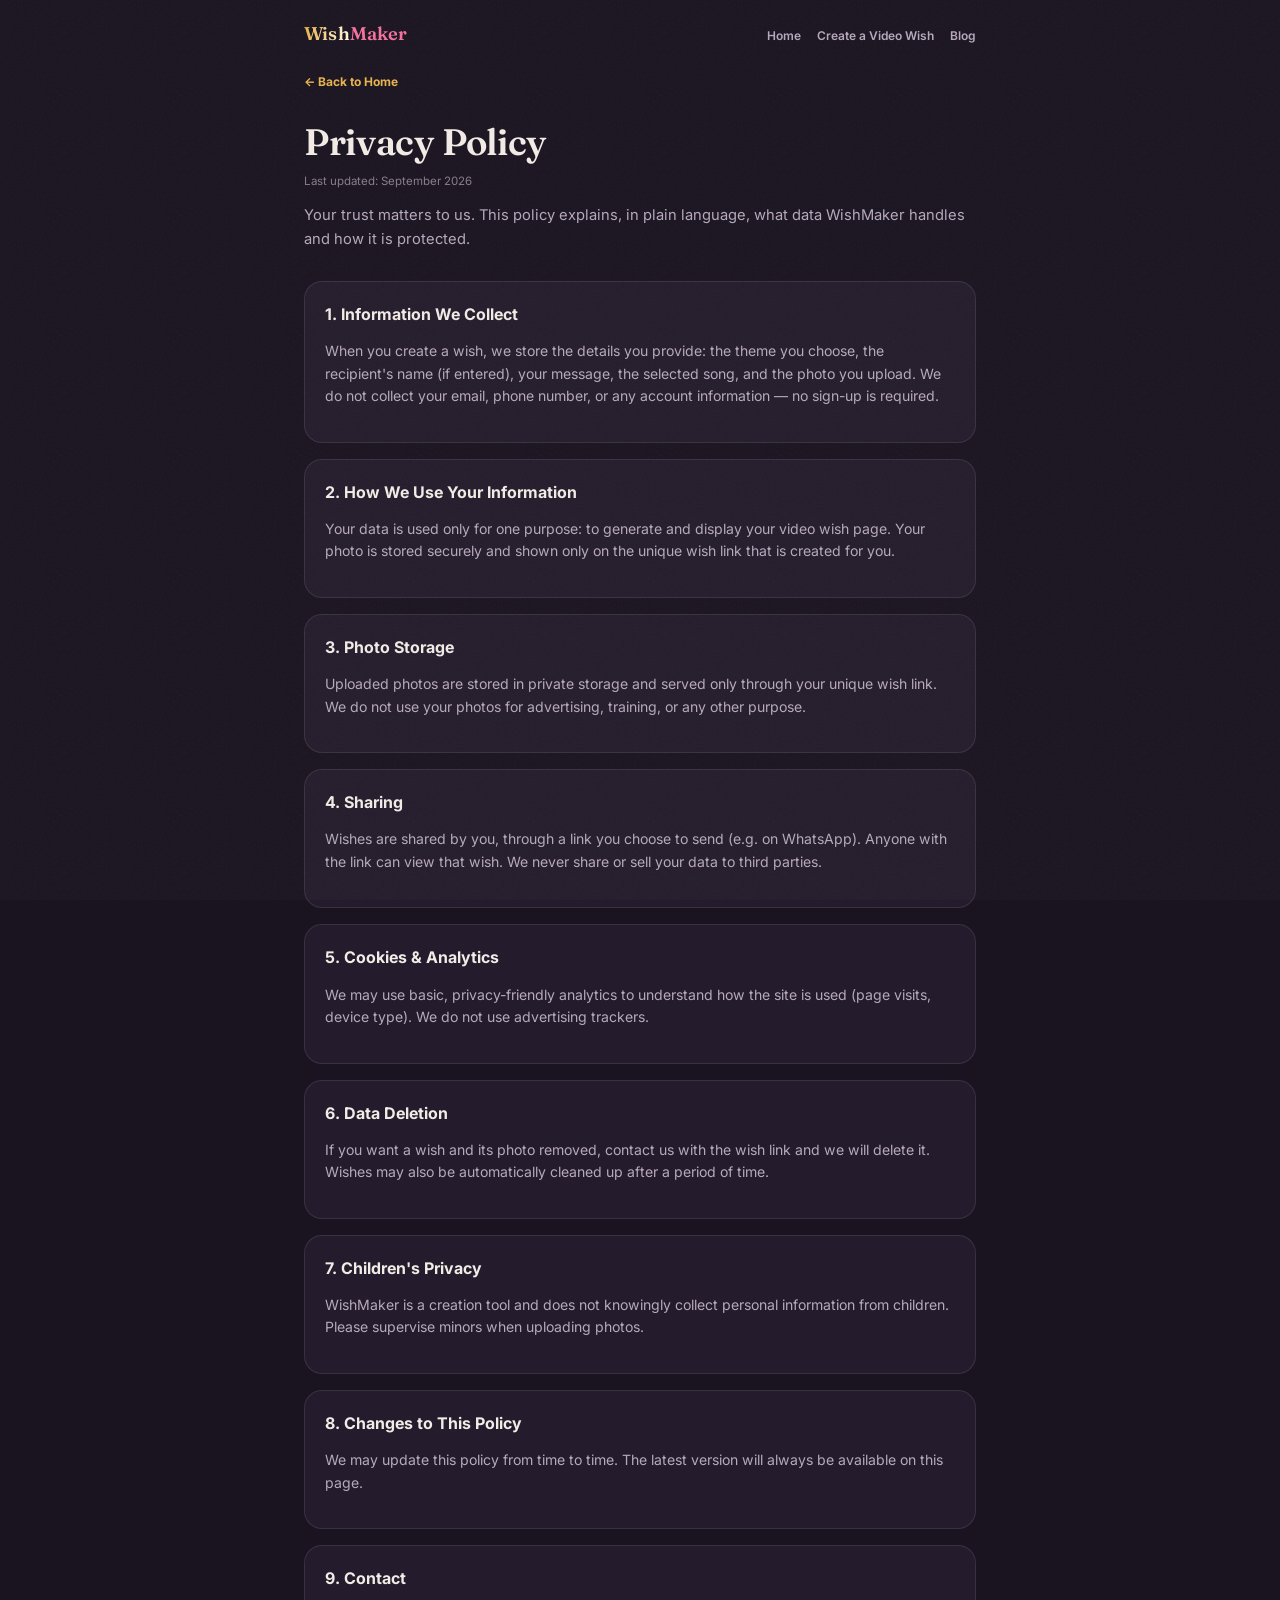
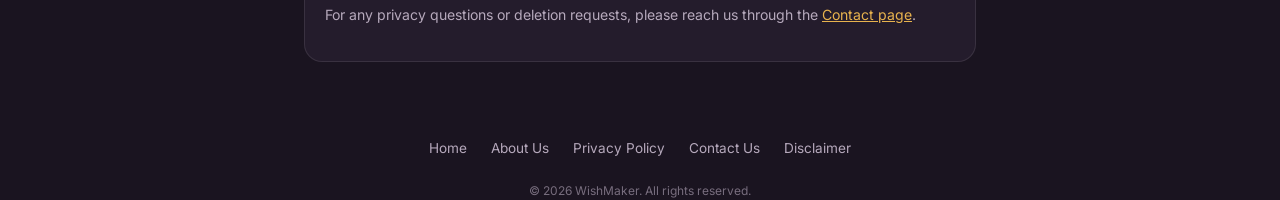
<file: privacy.html>
<!DOCTYPE html>
<html lang="en">
<head>
<meta charset="UTF-8">
<meta name="viewport" content="width=device-width, initial-scale=1.0">
<title>Privacy Policy — WishMaker</title>
<meta name="description" content="Read how WishMaker collects, uses and protects your photos and wish data when you create a video wish.">
<link rel="preconnect" href="https://fonts.googleapis.com">
<link rel="preconnect" href="https://fonts.gstatic.com" crossorigin>
<link href="https://fonts.googleapis.com/css2?family=Fraunces:opsz,wght@9..144,400;9..144,600;9..144,700&family=Inter:wght@400;500;600;700&display=swap" rel="stylesheet">
<link rel="stylesheet" href="style.css">
</head>
<body>

<div class="grain"></div>

<header class="topbar">
  <div class="wrap topbar-inner">
    <a href="index.html" class="logo"><span class="logo-wish">Wish</span><span class="logo-maker">Maker</span></a>
    <div class="nav-links">
      <a href="index.html">Home</a>
      <a href="index.html#categoryDeck">Create a Video Wish</a>
      <a href="articles.html">Blog</a>
    </div>
  </div>
</header>

<main class="page-main wrap">
  <a href="index.html" class="back-link">← Back to Home</a>

  <h1 class="page-title">Privacy Policy</h1>
  <p class="page-updated">Last updated: September 2026</p>
  <p class="page-lead">
    Your trust matters to us. This policy explains, in plain language, what
    data WishMaker handles and how it is protected.
  </p>

  <div class="info-card">
    <h2>1. Information We Collect</h2>
    <p>When you create a wish, we store the details you provide: the theme you choose, the recipient's name (if entered), your message, the selected song, and the photo you upload. We do not collect your email, phone number, or any account information — no sign-up is required.</p>
  </div>

  <div class="info-card">
    <h2>2. How We Use Your Information</h2>
    <p>Your data is used only for one purpose: to generate and display your video wish page. Your photo is stored securely and shown only on the unique wish link that is created for you.</p>
  </div>

  <div class="info-card">
    <h2>3. Photo Storage</h2>
    <p>Uploaded photos are stored in private storage and served only through your unique wish link. We do not use your photos for advertising, training, or any other purpose.</p>
  </div>

  <div class="info-card">
    <h2>4. Sharing</h2>
    <p>Wishes are shared by you, through a link you choose to send (e.g. on WhatsApp). Anyone with the link can view that wish. We never share or sell your data to third parties.</p>
  </div>

  <div class="info-card">
    <h2>5. Cookies &amp; Analytics</h2>
    <p>We may use basic, privacy-friendly analytics to understand how the site is used (page visits, device type). We do not use advertising trackers.</p>
  </div>

  <div class="info-card">
    <h2>6. Data Deletion</h2>
    <p>If you want a wish and its photo removed, contact us with the wish link and we will delete it. Wishes may also be automatically cleaned up after a period of time.</p>
  </div>

  <div class="info-card">
    <h2>7. Children's Privacy</h2>
    <p>WishMaker is a creation tool and does not knowingly collect personal information from children. Please supervise minors when uploading photos.</p>
  </div>

  <div class="info-card">
    <h2>8. Changes to This Policy</h2>
    <p>We may update this policy from time to time. The latest version will always be available on this page.</p>
  </div>

  <div class="info-card">
    <h2>9. Contact</h2>
    <p>For any privacy questions or deletion requests, please reach us through the <a href="contact.html" style="color:var(--gold);">Contact page</a>.</p>
  </div>
</main>

<footer class="wrap">
  <nav class="footer-nav">
    <a href="index.html">Home</a>
    <a href="about.html">About Us</a>
    <a href="privacy.html">Privacy Policy</a>
    <a href="contact.html">Contact Us</a>
    <a href="disclaimer.html">Disclaimer</a>
  </nav>
  <p class="footer-copy">© 2026 WishMaker. All rights reserved.</p>
</footer>

</body>
</html>
</file>
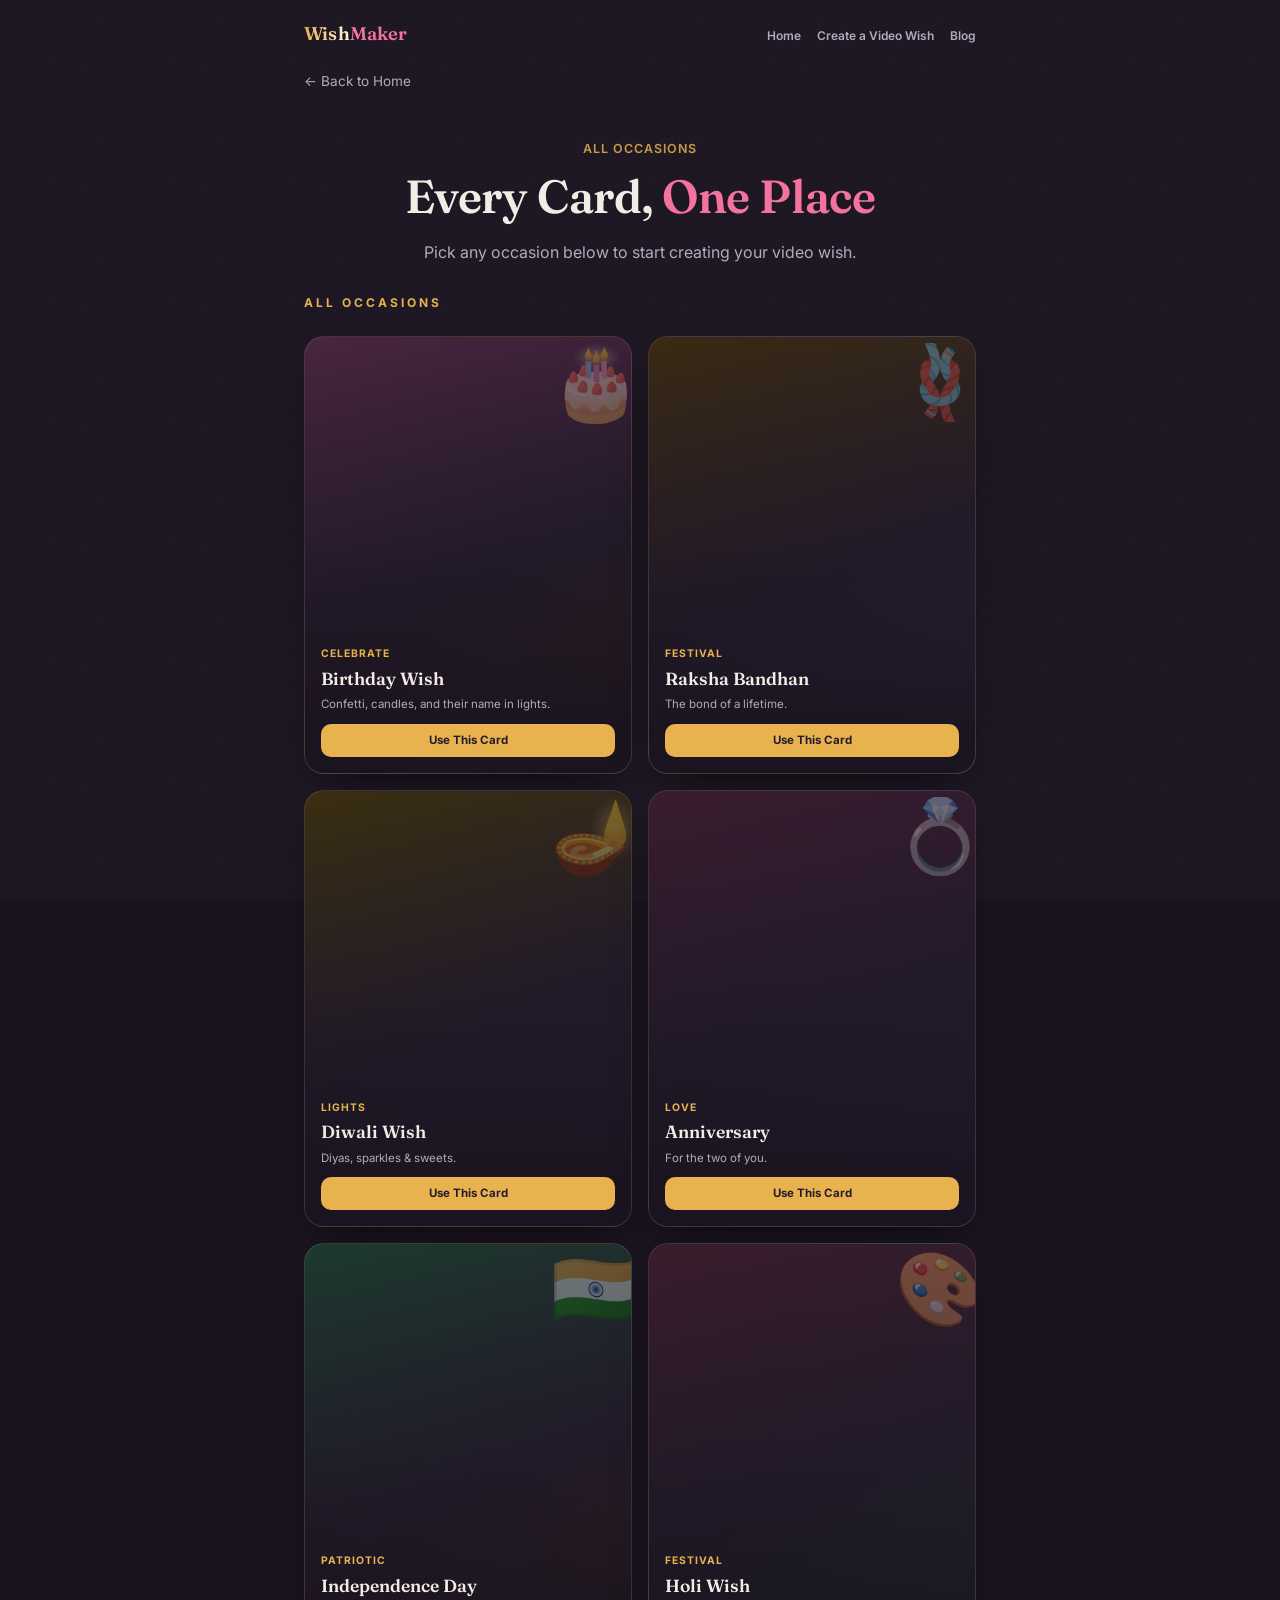
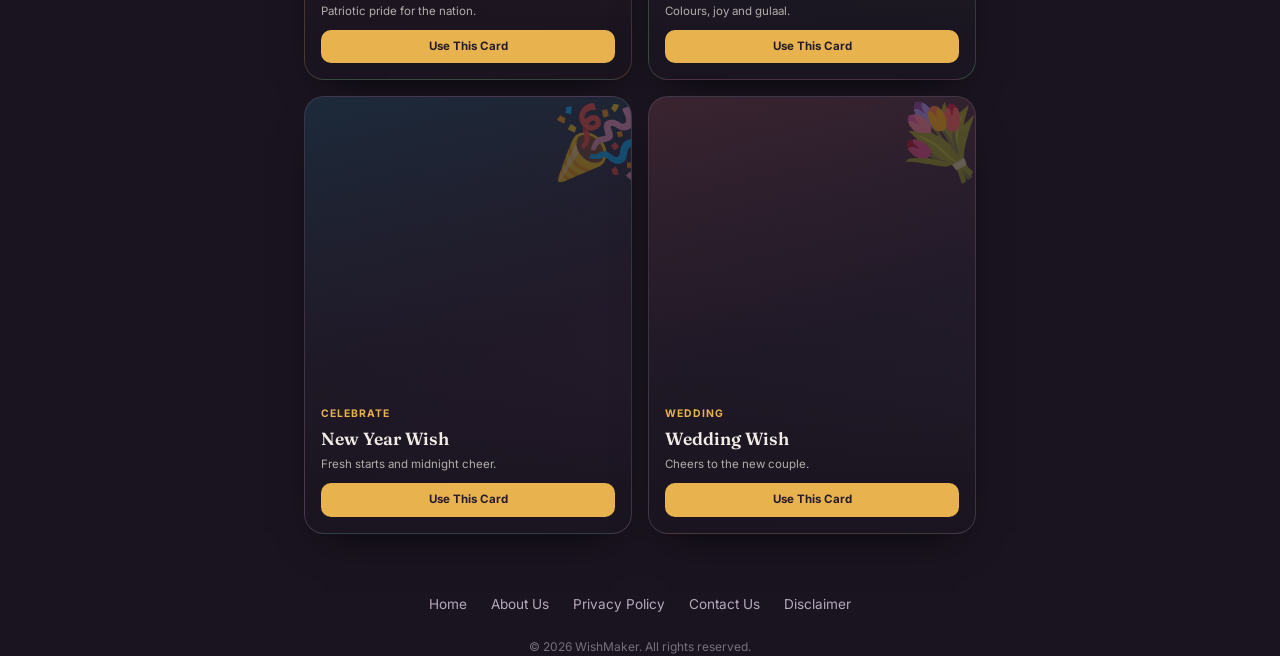
<file: themes.html>
<!DOCTYPE html>
<html lang="en">
<head>
<meta charset="UTF-8">
<meta name="viewport" content="width=device-width, initial-scale=1.0">
<title>All Occasions — WishMaker</title>
<meta name="description" content="Browse every video wish card — birthday, Raksha Bandhan, Diwali, anniversary and more.">
<link rel="preconnect" href="https://fonts.googleapis.com">
<link rel="preconnect" href="https://fonts.gstatic.com" crossorigin>
<link href="https://fonts.googleapis.com/css2?family=Fraunces:opsz,wght@9..144,400;9..144,600;9..144,700&family=Inter:wght@400;500;600;700&display=swap" rel="stylesheet">
<link rel="stylesheet" href="style.css">
</head>
<body>

<div class="grain"></div>

<header class="topbar">
  <div class="wrap topbar-inner">
    <a href="index.html" class="logo"><span class="logo-wish">Wish</span><span class="logo-maker">Maker</span></a>
    <div class="nav-links">
      <a href="index.html">Home</a>
      <a href="index.html#categoryDeck" class="primary">Create a Video Wish</a>
      <a href="articles.html" class="accent">Blog</a>
    </div>
  </div>
</header>

<main>
  <div class="wrap" style="padding-top:20px;">
    <a href="index.html" style="color:var(--ink-dim); text-decoration:none; font-size:0.85rem;">← Back to Home</a>
  </div>
  <section class="hero wrap" style="padding-bottom:0;">
    <p class="eyebrow">All Occasions</p>
    <h1>Every Card, <span class="accent">One Place</span></h1>
    <p class="hero-sub">Pick any occasion below to start creating your video wish.</p>
  </section>

  <div class="wrap" style="padding-top:30px;">
    <div class="deck-label"><h2>All Occasions</h2></div>
  </div>
  <section class="deck wrap" aria-label="All occasions" id="categoryDeck"></section>
</main>

<footer class="wrap">
  <nav class="footer-nav">
    <a href="index.html">Home</a>
    <a href="about.html">About Us</a>
    <a href="privacy.html">Privacy Policy</a>
    <a href="contact.html">Contact Us</a>
    <a href="disclaimer.html">Disclaimer</a>
  </nav>
  <p class="footer-copy">© 2026 WishMaker. All rights reserved.</p>
</footer>

<script type="module">
  import { categorySettings } from "./js/category-config.js";

  const categoryGradients = {
    birthday: "linear-gradient(160deg, #4a2540, #241C2C 55%, #3a2416)",
    rakhi: "linear-gradient(160deg, #3a2a12, #241C2C 55%, #3a2a45)",
    diwali: "linear-gradient(160deg, #3a2f10, #241C2C 55%, #2e1c30)",
    anniversary: "linear-gradient(160deg, #3a1c30, #241C2C 55%, #2c2040)",
    independence: "linear-gradient(160deg, #1c3a2e, #241C2C 55%, #3a2416)",
    holi: "linear-gradient(160deg, #3a1c2c, #241C2C 55%, #1c3a2e)",
    newyear: "linear-gradient(160deg, #1c2a3a, #241C2C 55%, #3a2540)",
    wedding: "linear-gradient(160deg, #3a2430, #241C2C 55%, #2e2438)",
  };
  const themeEyebrow = {
    birthday: "Celebrate", rakhi: "Festival", diwali: "Lights", anniversary: "Love",
    independence: "Patriotic", holi: "Festival", newyear: "Celebrate", wedding: "Wedding",
  };
  const defaultGradient = "linear-gradient(160deg, #2e2438, #241C2C 55%, #241C2C)";

  const deck = document.getElementById("categoryDeck");
  Object.entries(categorySettings).forEach(([key, cat]) => {
    const a = document.createElement("a");
    a.href = `category.html?theme=${key}`;
    a.className = "occasion-card";
    a.style.background = categoryGradients[key] || defaultGradient;
    a.innerHTML = `
      <span class="card-emoji">${cat.icon || "✨"}</span>
      <span class="card-overlay"></span>
      <span class="card-content">
        <span class="card-eyebrow">${themeEyebrow[key] || "Wish"}</span>
        <span class="card-name">${cat.label}</span>
        <span class="card-tagline">${cat.tagline || ""}</span>
        <span class="card-cta">Use This Card</span>
      </span>
    `;
    deck.appendChild(a);
  });
</script>

</body>
</html>
</file>
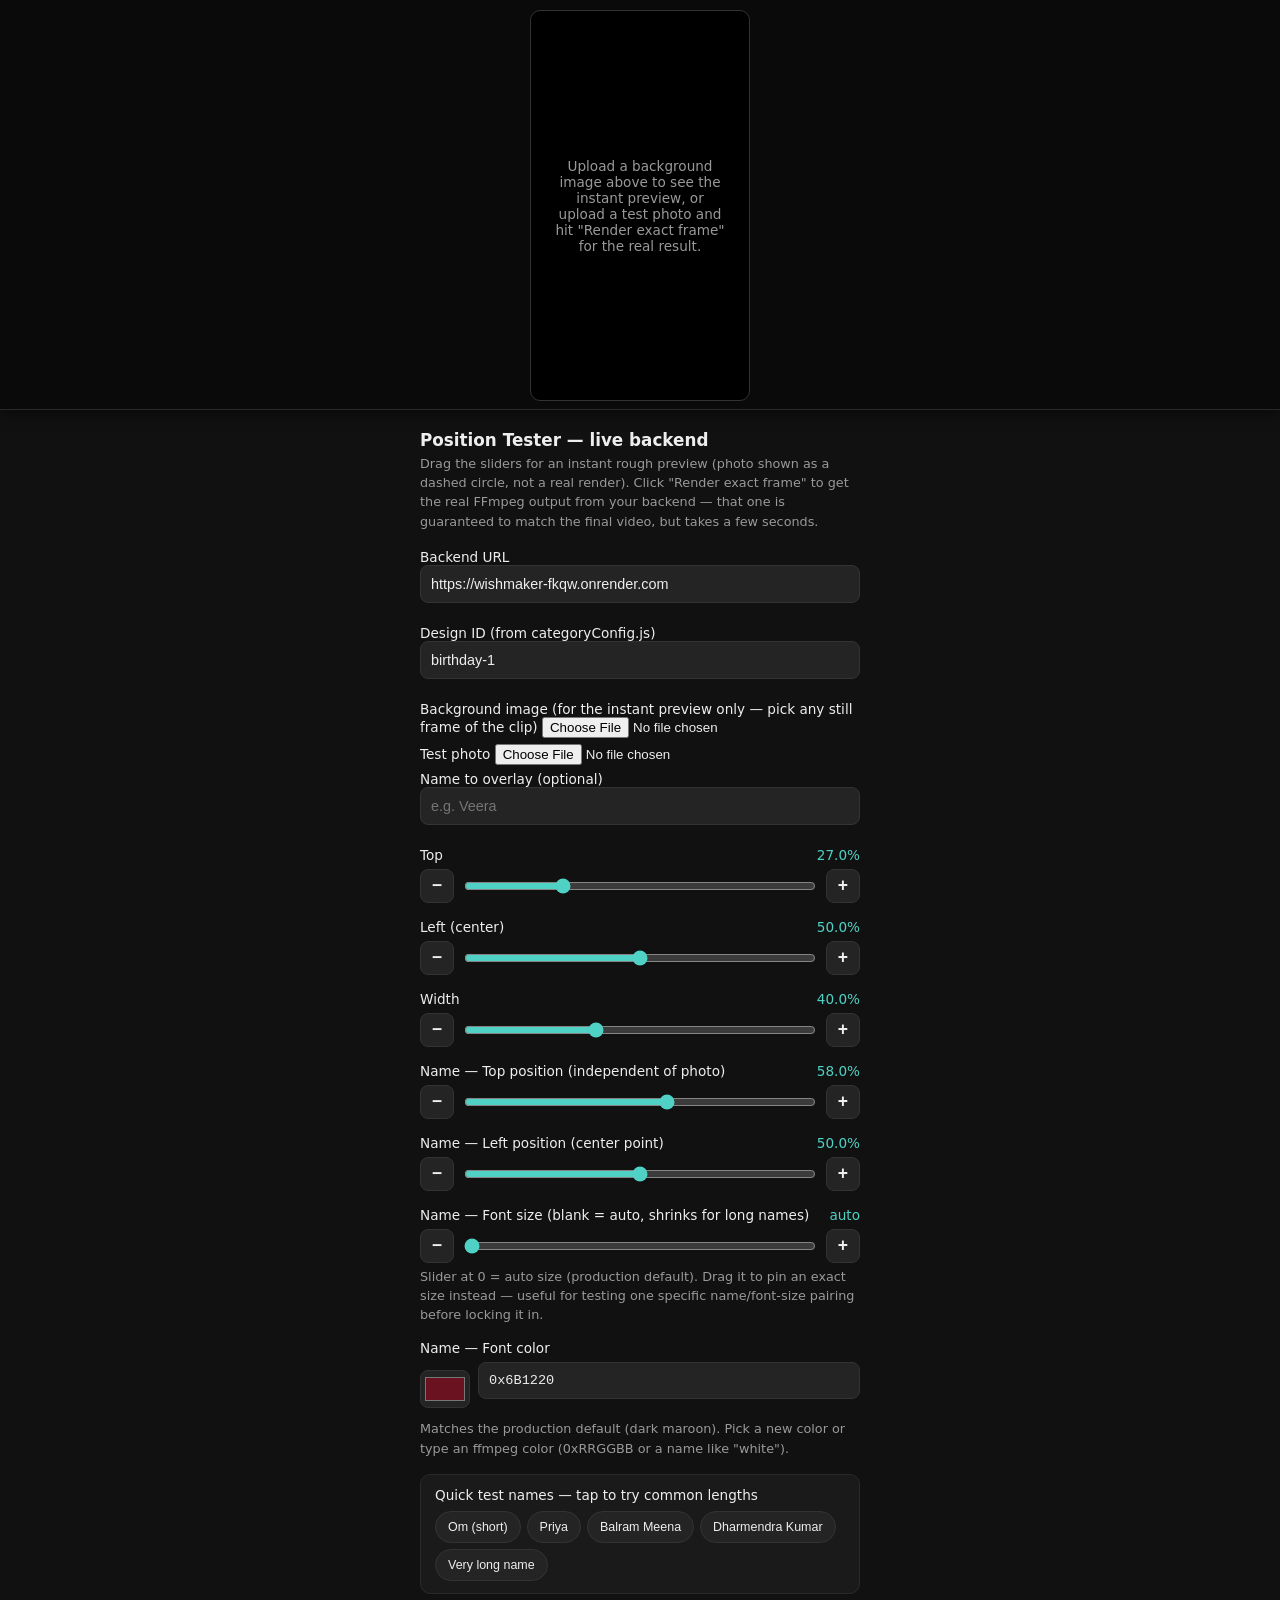
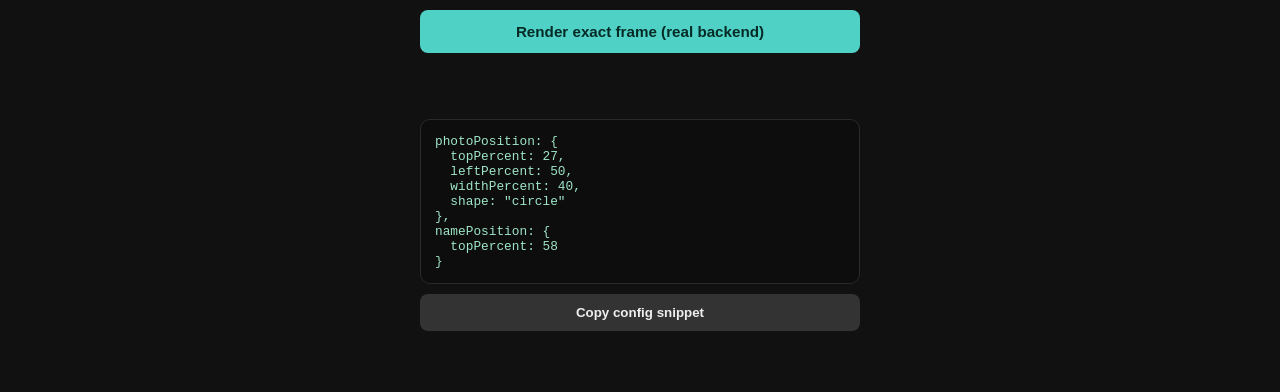
<file: dev-tools/position-adjuster.html>
<!DOCTYPE html>
<html lang="en">
<head>
<meta charset="UTF-8">
<meta name="viewport" content="width=device-width, initial-scale=1.0">
<title>Position Tester (live backend) — dev tool</title>
<style>
  :root{ --bg:#111; --panel:#1a1a1a; --accent:#4FD1C5; --ink:#eee; --dim:#999; }
  *{ box-sizing:border-box; }
  body{ margin:0; background:var(--bg); color:var(--ink); font-family:system-ui,sans-serif; padding-bottom:40px; }

  .panel{ padding:20px; max-width:480px; margin:0 auto; }
  .panel h1{ font-size:1.05rem; margin:0 0 4px; }
  .panel .sub{ color:var(--dim); font-size:0.8rem; margin:0 0 18px; line-height:1.5; }

  label{ display:block; font-size:0.85rem; margin-bottom:6px; }
  input[type=text], input[type=url]{
    width:100%; padding:10px; margin-bottom:16px;
    background:#242424; border:1px solid #333; border-radius:8px;
    color:var(--ink); font-size:0.9rem;
  }

  .row{ margin-bottom:16px; }
  .row label{ display:flex; justify-content:space-between; }
  .row label span:last-child{ color:var(--accent); font-variant-numeric: tabular-nums; }

  .slider-line{ display:flex; align-items:center; gap:8px; }
  .slider-line input[type=range]{ flex:1; accent-color:var(--accent); }
  .step-btn{
    width:34px; height:34px; flex-shrink:0;
    border:1px solid #333; border-radius:8px;
    background:#242424; color:var(--ink);
    font-size:1.1rem; font-weight:700; cursor:pointer;
    display:flex; align-items:center; justify-content:center;
  }
  .step-btn:active{ background:#333; }

  .go-btn{
    width:100%; padding:13px; border:none; border-radius:8px;
    background:var(--accent); color:#062b26; font-weight:700;
    cursor:pointer; font-size:0.95rem; margin-bottom:20px;
  }
  .go-btn:disabled{ opacity:0.5; cursor:not-allowed; }

  .sticky-preview-wrap{
    position: sticky;
    top: 0;
    z-index: 50;
    background: #0a0a0a;
    padding: 10px 14px 8px;
    border-bottom: 1px solid #2a2a2a;
    box-shadow: 0 4px 12px rgba(0,0,0,0.5);
  }
  .preview-box{
    width:100%; max-width:220px; margin:0 auto;
    border:1px solid #333; border-radius:10px; overflow:hidden;
    background:#000; aspect-ratio: 9/16;
    position:relative;
  }
  .preview-box .placeholder{
    position:absolute; inset:0; display:flex; align-items:center; justify-content:center;
    color:var(--dim); font-size:0.85rem; text-align:center; padding:20px;
  }
  .preview-box img.bg-img{
    position:absolute; inset:0; width:100%; height:100%; object-fit:contain; display:block;
  }

  /* instant CSS approximation, shown while dragging sliders — not the real render */
  .live-overlay{ position:absolute; inset:0; display:none; pointer-events:none; }
  .live-overlay.active{ display:block; }
  .live-photo{
    position:absolute;
    border-radius:50%;
    overflow:hidden;
    border:2px dashed rgba(79,209,197,0.9);
    background:#333;
  }
  .live-photo img{ width:100%; height:100%; object-fit:cover; }
  .live-name{
    position:absolute;
    left:0; right:0;
    text-align:center;
    color:#fff;
    font-weight:700;
    font-size:3.2vw;
    text-shadow: 0 0 4px #000, 0 0 4px #000;
  }
  .mode-tag{
    position:absolute; top:6px; left:6px;
    background:rgba(0,0,0,0.6); color:var(--accent);
    font-size:0.65rem; padding:3px 8px; border-radius:6px;
    z-index:2;
  }

  .status{ text-align:center; font-size:0.85rem; color:var(--dim); margin-bottom:16px; min-height:1.2em; }

  .output{
    background:#0d0d0d; border:1px solid #2a2a2a; border-radius:10px;
    padding:14px; font-family:ui-monospace,Menlo,monospace; font-size:0.8rem;
    white-space:pre; overflow-x:auto; color:#9fe6c8;
  }
  .copy-btn{
    margin-top:10px; width:100%; padding:11px; border:none; border-radius:8px;
    background:#333; color:var(--ink); font-weight:600; cursor:pointer;
  }

  .quick-name-btn{
    padding:8px 12px; border:1px solid #333; border-radius:20px;
    background:#242424; color:var(--ink); font-size:0.78rem; cursor:pointer;
  }
  .quick-name-btn:active{ background:var(--accent); color:#062b26; }
</style>
</head>
<body>

<div class="sticky-preview-wrap">
  <div class="preview-box" id="previewBox">
    <p class="placeholder">Upload a background image above to see the instant preview, or upload a test photo and hit "Render exact frame" for the real result.</p>
  </div>
</div>

<div class="panel">
  <h1>Position Tester — live backend</h1>
  <p class="sub">
    Drag the sliders for an instant rough preview (photo shown as a dashed
    circle, not a real render). Click "Render exact frame" to get the real
    FFmpeg output from your backend — that one is guaranteed to match the
    final video, but takes a few seconds.
  </p>

  <label>Backend URL
    <input type="url" id="backendUrl" value="https://wishmaker-fkqw.onrender.com" placeholder="https://your-backend.onrender.com">
  </label>

  <label>Design ID (from categoryConfig.js)
    <input type="text" id="designId" value="birthday-1" placeholder="e.g. birthday-2">
  </label>

  <label>Background image (for the instant preview only — pick any still frame of the clip)
    <input type="file" id="bgInput" accept="image/*">
  </label>

  <label>Test photo
    <input type="file" id="photoInput" accept="image/*">
  </label>

  <label>Name to overlay (optional)
    <input type="text" id="nameInput" placeholder="e.g. Veera">
  </label>

  <div class="row">
    <label><span>Top</span><span id="topVal">27.0%</span></label>
    <div class="slider-line">
      <button type="button" class="step-btn" data-target="topRange" data-step="-0.1">−</button>
      <input type="range" id="topRange" min="0" max="100" step="0.1" value="27">
      <button type="button" class="step-btn" data-target="topRange" data-step="0.1">+</button>
    </div>
  </div>
  <div class="row">
    <label><span>Left (center)</span><span id="leftVal">50.0%</span></label>
    <div class="slider-line">
      <button type="button" class="step-btn" data-target="leftRange" data-step="-0.1">−</button>
      <input type="range" id="leftRange" min="0" max="100" step="0.1" value="50">
      <button type="button" class="step-btn" data-target="leftRange" data-step="0.1">+</button>
    </div>
  </div>
  <div class="row">
    <label><span>Width</span><span id="widthVal">40.0%</span></label>
    <div class="slider-line">
      <button type="button" class="step-btn" data-target="widthRange" data-step="-0.1">−</button>
      <input type="range" id="widthRange" min="5" max="100" step="0.1" value="40">
      <button type="button" class="step-btn" data-target="widthRange" data-step="0.1">+</button>
    </div>
  </div>

  <div class="row">
    <label><span>Name — Top position (independent of photo)</span><span id="nameTopVal">58.0%</span></label>
    <div class="slider-line">
      <button type="button" class="step-btn" data-target="nameTopRange" data-step="-0.1">−</button>
      <input type="range" id="nameTopRange" min="0" max="100" step="0.1" value="58">
      <button type="button" class="step-btn" data-target="nameTopRange" data-step="0.1">+</button>
    </div>
  </div>

  <div class="row">
    <label><span>Name — Left position (center point)</span><span id="nameLeftVal">50.0%</span></label>
    <div class="slider-line">
      <button type="button" class="step-btn" data-target="nameLeftRange" data-step="-0.1">−</button>
      <input type="range" id="nameLeftRange" min="0" max="100" step="0.1" value="50">
      <button type="button" class="step-btn" data-target="nameLeftRange" data-step="0.1">+</button>
    </div>
  </div>

  <div class="row">
    <label><span>Name — Font size (blank = auto, shrinks for long names)</span><span id="nameFontSizeVal">auto</span></label>
    <div class="slider-line">
      <button type="button" class="step-btn" data-target="nameFontSizeRange" data-step="-1">−</button>
      <input type="range" id="nameFontSizeRange" min="0" max="90" step="1" value="0">
      <button type="button" class="step-btn" data-target="nameFontSizeRange" data-step="1">+</button>
    </div>
    <p class="sub" style="margin:4px 0 0;">Slider at 0 = auto size (production default). Drag it to pin an exact size instead — useful for testing one specific name/font-size pairing before locking it in.</p>
  </div>

  <div class="row">
    <label>Name — Font color</label>
    <div class="slider-line">
      <input type="color" id="nameColorPicker" value="#6B1220" style="width:50px; height:38px; padding:2px; border-radius:8px; border:1px solid #333; background:#242424;">
      <input type="text" id="nameColorHex" value="0x6B1220" style="flex:1; padding:10px; background:#242424; border:1px solid #333; border-radius:8px; color:var(--ink); font-size:0.85rem; font-family:ui-monospace,monospace;">
    </div>
    <p class="sub" style="margin:4px 0 0;">Matches the production default (dark maroon). Pick a new color or type an ffmpeg color (0xRRGGBB or a name like "white").</p>
  </div>

  <div class="row" style="background:#1a1a1a; border:1px solid #2a2a2a; border-radius:10px; padding:12px 14px;">
    <label style="margin-bottom:2px;">Quick test names — tap to try common lengths</label>
    <div id="quickNames" style="display:flex; flex-wrap:wrap; gap:6px; margin-top:8px;">
      <button type="button" class="quick-name-btn" data-name="Om">Om (short)</button>
      <button type="button" class="quick-name-btn" data-name="Priya">Priya</button>
      <button type="button" class="quick-name-btn" data-name="Balram Meena">Balram Meena</button>
      <button type="button" class="quick-name-btn" data-name="Dharmendra Kumar">Dharmendra Kumar</button>
      <button type="button" class="quick-name-btn" data-name="Dr. Rajeshwari Krishnamurthy">Very long name</button>
    </div>
  </div>

  <button class="go-btn" id="renderBtn">Render exact frame (real backend)</button>
  <p class="status" id="status"></p>

  <div class="output" id="output">photoPosition: { ... }</div>
  <button class="copy-btn" id="copyBtn">Copy config snippet</button>
</div>

<script>
(function(){
  const els = {
    backendUrl: document.getElementById('backendUrl'),
    designId: document.getElementById('designId'),
    bgInput: document.getElementById('bgInput'),
    photoInput: document.getElementById('photoInput'),
    nameInput: document.getElementById('nameInput'),
    topRange: document.getElementById('topRange'),
    leftRange: document.getElementById('leftRange'),
    widthRange: document.getElementById('widthRange'),
    nameTopRange: document.getElementById('nameTopRange'),
    nameLeftRange: document.getElementById('nameLeftRange'),
    nameFontSizeRange: document.getElementById('nameFontSizeRange'),
    nameColorPicker: document.getElementById('nameColorPicker'),
    nameColorHex: document.getElementById('nameColorHex'),
    topVal: document.getElementById('topVal'),
    leftVal: document.getElementById('leftVal'),
    widthVal: document.getElementById('widthVal'),
    nameTopVal: document.getElementById('nameTopVal'),
    nameLeftVal: document.getElementById('nameLeftVal'),
    nameFontSizeVal: document.getElementById('nameFontSizeVal'),
    renderBtn: document.getElementById('renderBtn'),
    status: document.getElementById('status'),
    previewBox: document.getElementById('previewBox'),
    output: document.getElementById('output'),
    copyBtn: document.getElementById('copyBtn')
  };

  let bgObjectUrl = null;
  let photoObjectUrl = null;
  let liveOverlayBuilt = false;

  function ensureLiveOverlay(){
    if (liveOverlayBuilt) return;
    els.previewBox.querySelector('.placeholder')?.remove();

    const bgImg = document.createElement('img');
    bgImg.className = 'bg-img';
    bgImg.id = 'liveBgImg';
    els.previewBox.appendChild(bgImg);

    const tag = document.createElement('span');
    tag.className = 'mode-tag';
    tag.textContent = 'instant preview (approximate)';
    els.previewBox.appendChild(tag);

    const overlay = document.createElement('div');
    overlay.className = 'live-overlay active';
    overlay.id = 'liveOverlay';

    const photoBox = document.createElement('div');
    photoBox.className = 'live-photo';
    photoBox.id = 'livePhotoBox';
    const photoImg = document.createElement('img');
    photoImg.id = 'livePhotoImg';
    photoBox.appendChild(photoImg);
    overlay.appendChild(photoBox);

    const nameEl = document.createElement('div');
    nameEl.className = 'live-name';
    nameEl.id = 'liveNameEl';
    overlay.appendChild(nameEl);

    els.previewBox.appendChild(overlay);
    liveOverlayBuilt = true;
  }

  // Same char-length auto-size rule as the backend's getNameFontSize(), kept
  // in sync by hand — good enough for the instant CSS preview; the real
  // render always uses the backend's own copy regardless of this one.
  function autoFontSizeFor(name){
    if (!name) return 48;
    const len = name.trim().length;
    if (len <= 8) return 52;
    if (len <= 12) return 46;
    if (len <= 16) return 38;
    if (len <= 20) return 32;
    return 26;
  }

  // ---- instant CSS preview: updates immediately as sliders move ----
  function updateLivePreview(){
    ensureLiveOverlay();
    const top = parseFloat(els.topRange.value);
    const left = parseFloat(els.leftRange.value);
    const width = parseFloat(els.widthRange.value);

    const box = document.getElementById('livePhotoBox');
    box.style.top = top + '%';
    box.style.left = left + '%';
    box.style.width = width + '%';
    box.style.aspectRatio = '1 / 1';
    box.style.transform = 'translateX(-50%)';

    const name = els.nameInput.value || '';
    const manualSize = parseInt(els.nameFontSizeRange.value, 10);
    const fontSizePx = manualSize > 0 ? manualSize : autoFontSizeFor(name);

    const nameEl = document.getElementById('liveNameEl');
    nameEl.style.top = parseFloat(els.nameTopRange.value) + '%';
    nameEl.style.left = parseFloat(els.nameLeftRange.value) + '%';
    nameEl.style.transform = 'translateX(-50%)';
    nameEl.style.right = 'auto';
    // this preview box is 360px wide max — scale the px font size down to
    // match, same ratio the real 720px-wide video render uses
    nameEl.style.fontSize = (fontSizePx / 720 * 360) + 'px';
    nameEl.style.color = els.nameColorHex.value.replace(/^0x/i, '#');
    nameEl.textContent = name;
  }

  function updateLabels(){
    els.topVal.textContent = parseFloat(els.topRange.value).toFixed(1) + '%';
    els.leftVal.textContent = parseFloat(els.leftRange.value).toFixed(1) + '%';
    els.widthVal.textContent = parseFloat(els.widthRange.value).toFixed(1) + '%';
    els.nameTopVal.textContent = parseFloat(els.nameTopRange.value).toFixed(1) + '%';
    els.nameLeftVal.textContent = parseFloat(els.nameLeftRange.value).toFixed(1) + '%';

    const manualSize = parseInt(els.nameFontSizeRange.value, 10);
    els.nameFontSizeVal.textContent = manualSize > 0 ? (manualSize + 'px') : 'auto';

    const nameLeftValue = parseFloat(els.nameLeftRange.value);
    const nameLeftLine = nameLeftValue !== 50
      ? `\n  leftPercent: ${nameLeftValue},`
      : '';
    const fontColorLine = els.nameColorHex.value.trim() !== '0x6B1220'
      ? `\n  fontColor: "${els.nameColorHex.value.trim()}", // dev-tool test value — not a real config field, see server.js`
      : '';
    const fontSizeLine = manualSize > 0
      ? `\n  fontSize: ${manualSize}, // dev-tool test value — not a real config field, see server.js`
      : '';

    els.output.textContent =
`photoPosition: {
  topPercent: ${parseFloat(els.topRange.value)},
  leftPercent: ${parseFloat(els.leftRange.value)},
  widthPercent: ${parseFloat(els.widthRange.value)},
  shape: "circle"
},
namePosition: {
  topPercent: ${parseFloat(els.nameTopRange.value)}${nameLeftLine}${fontSizeLine}${fontColorLine}
}`;
    // Only touch the live preview box once something has actually been
    // uploaded — otherwise the very first updateLabels() call on page load
    // would build the (empty, black) overlay immediately and wipe out the
    // "upload a background image" placeholder before the user does anything.
    if (bgObjectUrl || photoObjectUrl) updateLivePreview();
  }
  [els.topRange, els.leftRange, els.widthRange, els.nameTopRange, els.nameLeftRange, els.nameFontSizeRange]
    .forEach(r => r.addEventListener('input', updateLabels));
  els.nameInput.addEventListener('input', updateLabels);

  // color picker and hex text box stay in sync with each other
  els.nameColorPicker.addEventListener('input', () => {
    els.nameColorHex.value = '0x' + els.nameColorPicker.value.replace('#', '').toUpperCase();
    updateLabels();
  });
  els.nameColorHex.addEventListener('input', () => {
    const hex = els.nameColorHex.value.replace(/^0x/i, '');
    if (/^[0-9a-fA-F]{6}$/.test(hex)) els.nameColorPicker.value = '#' + hex;
    updateLabels();
  });

  // quick-fill buttons for common name lengths
  document.querySelectorAll('.quick-name-btn').forEach(btn => {
    btn.addEventListener('click', () => {
      els.nameInput.value = btn.dataset.name;
      updateLabels();
    });
  });

  updateLabels();

  // ---- +/- step buttons ----
  document.querySelectorAll('.step-btn').forEach(btn => {
    btn.addEventListener('click', () => {
      const targetId = btn.dataset.target;
      const step = parseFloat(btn.dataset.step);
      const input = document.getElementById(targetId);
      let value = parseFloat(input.value) + step;
      value = Math.max(parseFloat(input.min), Math.min(parseFloat(input.max), value));
      input.value = value.toFixed(1);
      updateLabels();
    });
  });

  // ---- background image for the instant preview (just a visual reference, not sent anywhere) ----
  function handleBgFileChosen(){
    const file = els.bgInput.files[0];
    if (!file) {
      els.status.textContent = 'No file detected from picker — try again.';
      return;
    }
    els.status.textContent = `Loading "${file.name}" (${Math.round(file.size/1024)} KB)…`;
    ensureLiveOverlay();
    const oldUrl = bgObjectUrl; // revoked only after the new image finishes loading — revoking
                                // immediately can cancel an in-flight decode if this handler
                                // ever fires twice for one selection (some browsers do that)
    bgObjectUrl = URL.createObjectURL(file);
    const bgImgEl = document.getElementById('liveBgImg');
    bgImgEl.onerror = () => { els.status.textContent = `Could not decode "${file.name}" — try a different file (JPEG/PNG work best).`; };
    bgImgEl.onload = () => {
      els.status.textContent = `Background loaded (${bgImgEl.naturalWidth}×${bgImgEl.naturalHeight}).`;
      if (oldUrl) URL.revokeObjectURL(oldUrl);
    };
    bgImgEl.src = bgObjectUrl;
    updateLivePreview();
  }
  els.bgInput.addEventListener('change', handleBgFileChosen);

  els.photoInput.addEventListener('change', () => {
    cachedPhotoUrl = null; // invalidate the uploaded-to-ImgBB cache on new file
    cachedFile = els.photoInput.files[0];
    if (!cachedFile) return;
    ensureLiveOverlay();
    if (photoObjectUrl) URL.revokeObjectURL(photoObjectUrl);
    photoObjectUrl = URL.createObjectURL(cachedFile);
    document.getElementById('livePhotoImg').src = photoObjectUrl;
    updateLivePreview();
  });

  // NOTE: this dev tool needs its own photo URL to send to the backend
  // (the backend downloads photos from a URL, same as production). We
  // reuse ImgBB here too, just for this test upload.
  const IMGBB_API_KEY = "2a413ba4b33f42ebf45017fc17be5df5";

  async function uploadToImgBB(file){
    const formData = new FormData();
    formData.append("image", file);
    const response = await fetch(`https://api.imgbb.com/1/upload?key=${IMGBB_API_KEY}`, {
      method: "POST", body: formData
    });
    if (!response.ok) throw new Error("ImgBB upload failed");
    const result = await response.json();
    return result.data.url;
  }

  let cachedPhotoUrl = null;
  let cachedFile = null;

  // ---- real backend render: the actual FFmpeg output, takes a few seconds ----
  els.renderBtn.addEventListener('click', async () => {
    if (!cachedFile) {
      els.status.textContent = "Please choose a test photo first.";
      return;
    }

    els.renderBtn.disabled = true;
    els.status.textContent = "Uploading photo…";

    try {
      if (!cachedPhotoUrl) {
        cachedPhotoUrl = await uploadToImgBB(cachedFile);
      }

      els.status.textContent = "Rendering exact frame on backend… (few seconds, longer if it was asleep)";

      const manualSize = parseInt(els.nameFontSizeRange.value, 10);

      const response = await fetch(els.backendUrl.value.replace(/\/$/, '') + '/preview-position', {
        method: 'POST',
        headers: { 'Content-Type': 'application/json' },
        body: JSON.stringify({
          designId: els.designId.value,
          photoUrl: cachedPhotoUrl,
          topPercent: els.topRange.value,
          leftPercent: els.leftRange.value,
          widthPercent: els.widthRange.value,
          nameTopPercent: els.nameTopRange.value,
          nameLeftPercent: els.nameLeftRange.value,
          nameFontSize: manualSize > 0 ? manualSize : null,
          nameFontColor: els.nameColorHex.value || null,
          name: els.nameInput.value || null
        })
      });

      if (!response.ok) throw new Error("Backend returned an error");
      const blob = await response.blob();
      const imgUrl = URL.createObjectURL(blob);

      // Swap in the real render, hide the instant-preview overlay so there's
      // no confusion about which one is the guaranteed-accurate result.
      els.previewBox.innerHTML = '';
      liveOverlayBuilt = false;
      const tag = document.createElement('span');
      tag.className = 'mode-tag';
      tag.textContent = 'real backend render';
      els.previewBox.appendChild(tag);
      const img = document.createElement('img');
      img.className = 'bg-img';
      img.src = imgUrl;
      els.previewBox.appendChild(img);

      els.status.textContent = "Done — this is the real render. Adjust sliders (preview goes back to instant mode) and re-render as needed.";
    } catch (err) {
      console.error(err);
      els.status.textContent = "Something went wrong — check the backend URL and design ID, then try again.";
    } finally {
      els.renderBtn.disabled = false;
    }
  });

  // Moving a slider after a real render switches the preview box back to
  // instant-preview mode, so it's always clear which kind of preview is showing.
  [els.topRange, els.leftRange, els.widthRange, els.nameTopRange, els.nameLeftRange, els.nameFontSizeRange].forEach(r => r.addEventListener('input', () => {
    if (!liveOverlayBuilt) {
      els.previewBox.innerHTML = '';
      ensureLiveOverlay();
      if (bgObjectUrl) document.getElementById('liveBgImg').src = bgObjectUrl;
      if (photoObjectUrl) document.getElementById('livePhotoImg').src = photoObjectUrl;
      updateLivePreview();
    }
  }));

  els.copyBtn.addEventListener('click', () => {
    navigator.clipboard.writeText(els.output.textContent).then(() => {
      const original = els.copyBtn.textContent;
      els.copyBtn.textContent = 'Copied!';
      setTimeout(() => els.copyBtn.textContent = original, 1200);
    });
  });
})();
</script>

</body>
</html>
</file>
<file: style.css>
/* ===== WishMaker — shared styles ===== */

:root{
  --bg: #1A1420;
  --bg-soft: #241C2C;
  --ink: #F3ECE6;
  --ink-dim: #B6A9BC;
  --gold: #E8B34E;
  --coral: #F4739E;
  --sage: #8FBF9F;
  --line: rgba(243,236,230,0.10);
  --radius: 18px;
  --font-display: "Fraunces", serif;
  --font-body: "Inter", -apple-system, sans-serif;
  --grad-action: linear-gradient(135deg, var(--coral), var(--gold));
  --shadow-glow: 0 0 40px -8px rgba(232,179,78,0.45);
}

*{ box-sizing: border-box; }

html{ scroll-behavior: smooth; }

body{
  margin: 0;
  background: var(--bg);
  color: var(--ink);
  font-family: var(--font-body);
  line-height: 1.5;
  -webkit-font-smoothing: antialiased;
}

.wrap{
  max-width: 720px;
  margin: 0 auto;
  padding: 0 24px;
}

a{ color: inherit; }

/* subtle film-grain so the flat dark background doesn't look like a template default */
.grain{
  position: fixed;
  inset: 0;
  pointer-events: none;
  z-index: 1;
  opacity: 0.05;
  background-image: url("data:image/svg+xml,%3Csvg xmlns='http://www.w3.org/2000/svg' width='120' height='120'%3E%3Cfilter id='n'%3E%3CfeTurbulence type='fractalNoise' baseFrequency='0.9' numOctaves='2' stitchTiles='stitch'/%3E%3C/filter%3E%3Crect width='100%25' height='100%25' filter='url(%23n)'/%3E%3C/svg%3E");
}

/* ---------- topbar ---------- */
/* NOTE: .logo is used as an <a> on every page. text-decoration/color are
   set explicitly here so it never falls back to the browser's default
   blue-underlined link style — that mismatch (fine on the homepage span,
   broken as a link elsewhere) was a real bug seen earlier. */
.topbar{ padding: 20px 0 0; position: relative; z-index: 2; }
.topbar-inner{ display: flex; align-items: baseline; justify-content: space-between; }
.logo{
  font-family: var(--font-display);
  font-size: 1.15rem;
  font-weight: 600;
  letter-spacing: 0.01em;
  text-decoration: none;
  display: inline-block;
}
.logo .logo-wish{
  background: linear-gradient(90deg, var(--gold), #fff6df, var(--gold));
  background-size: 200% auto;
  -webkit-background-clip: text;
  background-clip: text;
  color: transparent;
  animation: shimmer 2.6s linear infinite;
}
.logo .logo-maker{ color: var(--coral); }
@keyframes shimmer{ 0%{ background-position: 0% 50%; } 100%{ background-position: 200% 50%; } }
.tagline{ font-size: 0.75rem; color: var(--ink-dim); }

.nav-links{ display: flex; gap: 16px; font-size: 0.75rem; font-weight: 600; }
.nav-links a{ color: var(--ink-dim); text-decoration: none; transition: color 0.15s ease; }
.nav-links a:hover{ color: var(--ink); }

/* ---------- hero ---------- */
.hero{ padding: 48px 24px 8px; position: relative; z-index: 2; text-align: center; }
.eyebrow{
  margin: 0 0 14px;
  font-size: 0.78rem;
  letter-spacing: 0.08em;
  text-transform: uppercase;
  color: var(--gold);
  opacity: 0.85;
  font-weight: 600;
}
.hero h1{
  font-family: var(--font-display);
  font-weight: 600;
  font-size: clamp(2rem, 7vw, 2.9rem);
  line-height: 1.08;
  margin: 0 0 18px;
  letter-spacing: -0.01em;
}
.hero-sub{
  max-width: 46ch;
  color: var(--ink-dim);
  font-size: 1rem;
  margin: 0 auto;
}
.hero h1 .accent{ color: var(--coral); }
.cta-btn{
  margin-top: 24px;
  display: inline-block;
  border-radius: 999px;
  background: var(--grad-action);
  color: #241C2C;
  font-weight: 700;
  padding: 15px 32px;
  font-size: 0.9rem;
  text-decoration: none;
  box-shadow: var(--shadow-glow);
  transition: transform 0.15s ease;
}
.cta-btn:active{ transform: scale(0.96); }

/* ---------- search ---------- */
.search-section{ padding: 28px 24px 8px; position: relative; z-index: 3; }
.search-box{ position: relative; }
.search-box input{
  width: 100%;
  background: var(--bg-soft);
  border: 1px solid var(--line);
  border-radius: 14px;
  color: var(--ink);
  font-family: var(--font-body);
  font-size: 1rem;
  padding: 16px 18px;
}
.search-box input:focus{ outline: none; border-color: var(--gold); }
.search-box input::placeholder{ color: var(--ink-dim); }

.search-suggestions{
  position: absolute;
  left: 0; right: 0; top: calc(100% + 8px);
  background: var(--bg-soft);
  border: 1px solid var(--line);
  border-radius: 14px;
  overflow: hidden;
  box-shadow: 0 14px 30px -12px rgba(0,0,0,0.6);
  z-index: 5;
}
.suggestion-item{
  display: block;
  width: 100%;
  text-align: left;
  padding: 14px 18px;
  background: none;
  border: none;
  border-bottom: 1px solid var(--line);
  color: var(--ink);
  font-family: var(--font-body);
  font-size: 0.95rem;
  cursor: pointer;
}
.suggestion-item:last-child{ border-bottom: none; }
.suggestion-item:hover{ background: rgba(232,179,78,0.1); }

/* ---------- category cards ---------- */
.deck-label{ display: flex; align-items: flex-end; justify-content: space-between; margin: 0 0 16px; }
.deck-label h2{
  font-size: 0.75rem; letter-spacing: 0.25em; text-transform: uppercase;
  color: var(--gold); font-weight: 700; margin: 0;
}
.deck-label .see-all{ font-size: 0.85rem; font-weight: 600; color: var(--coral); text-decoration: none; }
.deck-label .see-all:hover{ color: var(--gold); }

.deck{
  padding: 8px 24px 60px;
  position: relative;
  z-index: 2;
  display: grid;
  grid-template-columns: 1fr 1fr;
  gap: 16px;
}

.no-results{ grid-column: 1 / -1; color: var(--ink-dim); text-align: center; padding: 24px 0; }

.occasion-card{
  --accent: var(--gold);
  display: block;
  text-decoration: none;
  color: inherit;
  position: relative;
  aspect-ratio: 3/4;
  border-radius: 20px;
  overflow: hidden;
  border: 1px solid var(--line);
  box-shadow: 0 18px 40px -20px rgba(0,0,0,0.8);
  transition: transform 0.2s ease, box-shadow 0.2s ease;
}

.occasion-card:hover,
.occasion-card:focus-visible{
  transform: translateY(-3px);
  box-shadow: 0 20px 40px -18px rgba(0,0,0,0.7);
}
.occasion-card:focus-visible{ outline: 2px solid var(--accent); outline-offset: 3px; }

.card-emoji{ position: absolute; top: -10px; right: -10px; font-size: 4.5rem; opacity: 0.35; }
.card-overlay{
  position: absolute; inset: 0;
  background: linear-gradient(to top, rgba(26,20,32,0.97) 10%, rgba(26,20,32,0.25) 55%, transparent);
}
.card-content{ position: absolute; left: 0; bottom: 0; width: 100%; padding: 16px; }
.card-eyebrow{
  display: block;
  font-size: 0.65rem; font-weight: 700; letter-spacing: 0.1em; text-transform: uppercase;
  color: var(--gold); margin: 0 0 4px;
}
.card-name{
  display: block;
  font-family: var(--font-display);
  font-size: 1.1rem;
  font-weight: 600;
}
.card-tagline{
  display: block;
  font-size: 0.72rem;
  color: rgba(243,236,230,0.7);
  margin-top: 4px;
}
.card-cta{
  margin-top: 10px;
  display: flex; align-items: center; justify-content: center;
  background: var(--gold); color: #241C2C;
  font-size: 0.72rem; font-weight: 700;
  border-radius: 10px; padding: 8px 0;
}

/* ---------- how it works (kept for reuse on other pages if needed) ---------- */
.how{ padding: 40px 24px 72px; position: relative; z-index: 2; }
.how h2{
  font-family: var(--font-display);
  font-weight: 600;
  font-size: 1.4rem;
  margin: 0 0 22px;
}
.steps{
  list-style: none;
  margin: 0;
  padding: 0;
  display: flex;
  flex-direction: column;
  gap: 14px;
}
.steps li{
  display: flex;
  flex-wrap: wrap;
  align-items: baseline;
  gap: 12px;
  padding: 14px 0;
  border-bottom: 1px solid var(--line);
  color: var(--ink-dim);
  font-size: 0.95rem;
}
.steps li:last-child{ border-bottom: none; }
.step-mark{
  font-family: var(--font-display);
  color: var(--ink);
  font-weight: 600;
  font-size: 0.95rem;
  min-width: 92px;
}

/* ---------- footer ---------- */
footer{
  padding: 56px 24px 40px;
  color: var(--ink-dim);
  font-size: 0.8rem;
  position: relative;
  z-index: 2;
  text-align: center;
}
.footer-nav{
  display: flex;
  flex-wrap: wrap;
  justify-content: center;
  gap: 18px 24px;
  margin-bottom: 24px;
}
.footer-nav a{
  color: var(--ink-dim);
  text-decoration: none;
  font-size: 0.85rem;
}
.footer-nav a:hover{ color: var(--ink); }
.footer-copy{ margin: 0; color: var(--ink-dim); opacity: 0.6; font-size: 0.75rem; }

/* ---------- blog preview ---------- */
.blog-band{
  border-top: 1px solid var(--line);
  border-bottom: 1px solid var(--line);
  background: rgba(36,28,44,0.4);
  position: relative; z-index: 2;
  margin-top: 20px;
}
.blog-grid{ display: flex; flex-direction: column; gap: 14px; }
.blog-card{
  display: flex; gap: 14px; align-items: flex-start;
  text-decoration: none; color: inherit;
  background: var(--bg-soft); border: 1px solid var(--line);
  border-radius: 16px; padding: 16px;
}
.blog-emoji{ font-size: 1.8rem; line-height: 1; }
.blog-title{ display: block; font-family: var(--font-display); font-size: 0.98rem; font-weight: 600; margin: 0 0 4px; }
.blog-desc{ display: block; font-size: 0.78rem; color: var(--ink-dim); margin: 0 0 6px; }
.blog-meta{ display: block; font-size: 0.68rem; color: var(--gold); font-weight: 700; }

/* ---------- pagination ---------- */
.pagination{
  display: flex; align-items: center; justify-content: center;
  gap: 8px; margin-top: 24px; flex-wrap: wrap;
}
.pagination button{
  border: 1px solid var(--line); background: var(--bg-soft); color: var(--ink);
  font-family: var(--font-body); font-size: 0.85rem; font-weight: 600;
  border-radius: 10px; padding: 9px 14px; cursor: pointer;
}
.pagination button.page-num.active{ background: var(--gold); color: #241C2C; border-color: var(--gold); }
.pagination button:disabled{ opacity: 0.4; cursor: not-allowed; }
.pagination button:not(:disabled):hover{ border-color: var(--gold); }

/* ---------- static info pages (about/privacy/contact/disclaimer) ---------- */
.page-main{ padding: 20px 24px 60px; }
.back-link{ color: var(--gold); text-decoration: none; font-size: 0.75rem; font-weight: 700; }
.page-title{
  font-family: var(--font-display); font-weight: 600;
  font-size: clamp(1.8rem, 6vw, 2.3rem); margin: 22px 0 4px; letter-spacing: -0.01em;
}
.page-updated{ font-size: 0.72rem; color: var(--ink-dim); opacity: 0.7; margin: 0 0 14px; }
.page-lead{ color: var(--ink-dim); font-size: 0.92rem; line-height: 1.6; margin: 0 0 30px; }
.info-card{
  border: 1px solid var(--line); background: var(--bg-soft);
  border-radius: 18px; padding: 20px; margin-bottom: 16px;
}
.info-card h2{ font-size: 1rem; font-weight: 700; margin: 0 0 8px; }
.info-card p, .info-card li{ color: var(--ink-dim); font-size: 0.88rem; line-height: 1.6; }
.info-card ul{ margin: 0; padding-left: 20px; }
.info-grid{ display: grid; grid-template-columns: 1fr 1fr; gap: 12px; margin-bottom: 24px; }
.info-tile{
  border: 1px solid var(--line); background: var(--bg-soft); border-radius: 16px;
  padding: 16px; text-align: center;
}
.info-tile .tile-emoji{ font-size: 1.6rem; }
.info-tile .tile-label{ font-size: 0.75rem; font-weight: 700; margin: 8px 0 2px; }
.info-tile .tile-value{ font-size: 0.72rem; color: var(--ink-dim); word-break: break-word; }

.contact-form{ display: flex; flex-direction: column; gap: 14px; }
.contact-form label{ display: block; font-size: 0.75rem; font-weight: 700; color: var(--ink); margin-bottom: 6px; }
.contact-form input, .contact-form textarea{
  width: 100%; background: rgba(0,0,0,0.2); border: 1px solid var(--line);
  border-radius: 12px; color: var(--ink); font-family: var(--font-body);
  font-size: 0.9rem; padding: 12px 14px; resize: none;
}
.contact-form input:focus, .contact-form textarea:focus{ outline: none; border-color: var(--gold); }
.contact-form button{
  border: none; border-radius: 999px; background: var(--grad-action);
  color: #241C2C; font-weight: 700; font-size: 0.9rem; padding: 14px 0; cursor: pointer;
}

.mid-cta{ text-align: center; margin-top: 30px; }

@media (prefers-reduced-motion: reduce){
  html{ scroll-behavior: auto; }
  .occasion-card{ transition: none; }
}
</file>
<file: category.css>
/* ===== category.html — theme grid within one occasion ===== */

.category-wrap{
  padding-top: 36px;
  padding-bottom: 60px;
  position: relative;
  z-index: 2;
}

.back-link{
  display: inline-block;
  color: var(--ink-dim);
  text-decoration: none;
  font-size: 0.85rem;
  margin-bottom: 20px;
}
.back-link:hover{ color: var(--ink); }

.category-wrap h1{
  font-family: var(--font-display);
  font-weight: 600;
  font-size: clamp(1.6rem, 6vw, 2.1rem);
  margin: 0 0 10px;
}
.category-wrap .hero-sub{ margin-bottom: 24px; }

/* 2 columns — left/right — sized so ~4 cards (2 rows) fit on one screen */
.design-grid{
  display: grid;
  grid-template-columns: 1fr 1fr;
  gap: 10px;
}

.design-card{
  border: 1px solid var(--line);
  border-radius: 14px;
  background: var(--bg-soft);
  overflow: hidden;
}

.design-preview-wrap{
  position: relative;
  width: 100%;
  aspect-ratio: 9 / 16;
  background: #000;
}
.design-preview{
  width: 100%;
  height: 100%;
  object-fit: cover;
  display: block;
}
.design-preview--placeholder{
  display: flex;
  align-items: center;
  justify-content: center;
  color: var(--ink-dim);
  font-size: 0.7rem;
  text-align: center;
  padding: 8px;
}

.play-btn{
  position: absolute;
  top: 50%; left: 50%;
  transform: translate(-50%, -50%);
  width: 42px; height: 42px;
  border-radius: 50%;
  border: none;
  background: rgba(0,0,0,0.55);
  color: #fff;
  font-size: 1rem;
  display: flex; align-items: center; justify-content: center;
  cursor: pointer;
  backdrop-filter: blur(2px);
}
.play-btn:hover{ background: var(--gold); color: #241C2C; }

.design-info{ padding: 10px 10px 12px; }
.design-name{
  font-family: var(--font-display);
  font-size: 0.8rem;
  font-weight: 600;
  margin: 0 0 8px;
  line-height: 1.25;
  min-height: 2.1em;
}

.try-btn{
  display: block;
  text-align: center;
  padding: 9px 4px;
  border-radius: 10px;
  background: linear-gradient(135deg, var(--gold), #d99a2b);
  color: #1A1420;
  text-decoration: none;
  font-family: var(--font-display);
  font-weight: 700;
  font-size: 0.72rem;
}

.article-link{
  display: block;
  text-align: center;
  margin-top: 8px;
  color: var(--ink-dim);
  text-decoration: none;
  font-size: 0.65rem;
}
.article-link:hover{ color: var(--coral); }

.load-more-btn{
  display: block;
  margin: 24px auto 0;
  padding: 13px 28px;
  border-radius: 999px;
  border: 1px solid var(--line);
  background: var(--bg-soft);
  color: var(--ink);
  font-family: var(--font-body);
  font-weight: 700;
  font-size: 0.85rem;
  cursor: pointer;
}
.load-more-btn:hover{ border-color: var(--gold); color: var(--gold); }

.error-state{ text-align: center; padding: 40px 0; }
.error-state h1{ font-family: var(--font-display); font-size: 1.4rem; }
.btn-secondary{
  display: inline-block;
  margin-top: 16px;
  padding: 12px 22px;
  border-radius: 10px;
  border: 1px solid var(--line);
  color: var(--ink);
  text-decoration: none;
  font-size: 0.9rem;
}

/* ---------- fullscreen 9:16 preview modal ---------- */
.preview-modal{
  position: fixed; inset: 0; z-index: 999;
  background: rgba(0,0,0,0.92);
  display: flex; align-items: center; justify-content: center;
}
.preview-modal[hidden]{ display: none; }
.preview-modal-video{
  height: 100%;
  max-height: 100vh;
  aspect-ratio: 9 / 16;
  max-width: 100vw;
  object-fit: contain;
  background: #000;
}
.preview-close{
  position: absolute;
  top: 18px; right: 18px;
  width: 40px; height: 40px;
  border-radius: 50%;
  border: none;
  background: rgba(255,255,255,0.12);
  color: #fff;
  font-size: 1.1rem;
  cursor: pointer;
  z-index: 1000;
}
.preview-close:hover{ background: var(--gold); color: #241C2C; }
</file>
